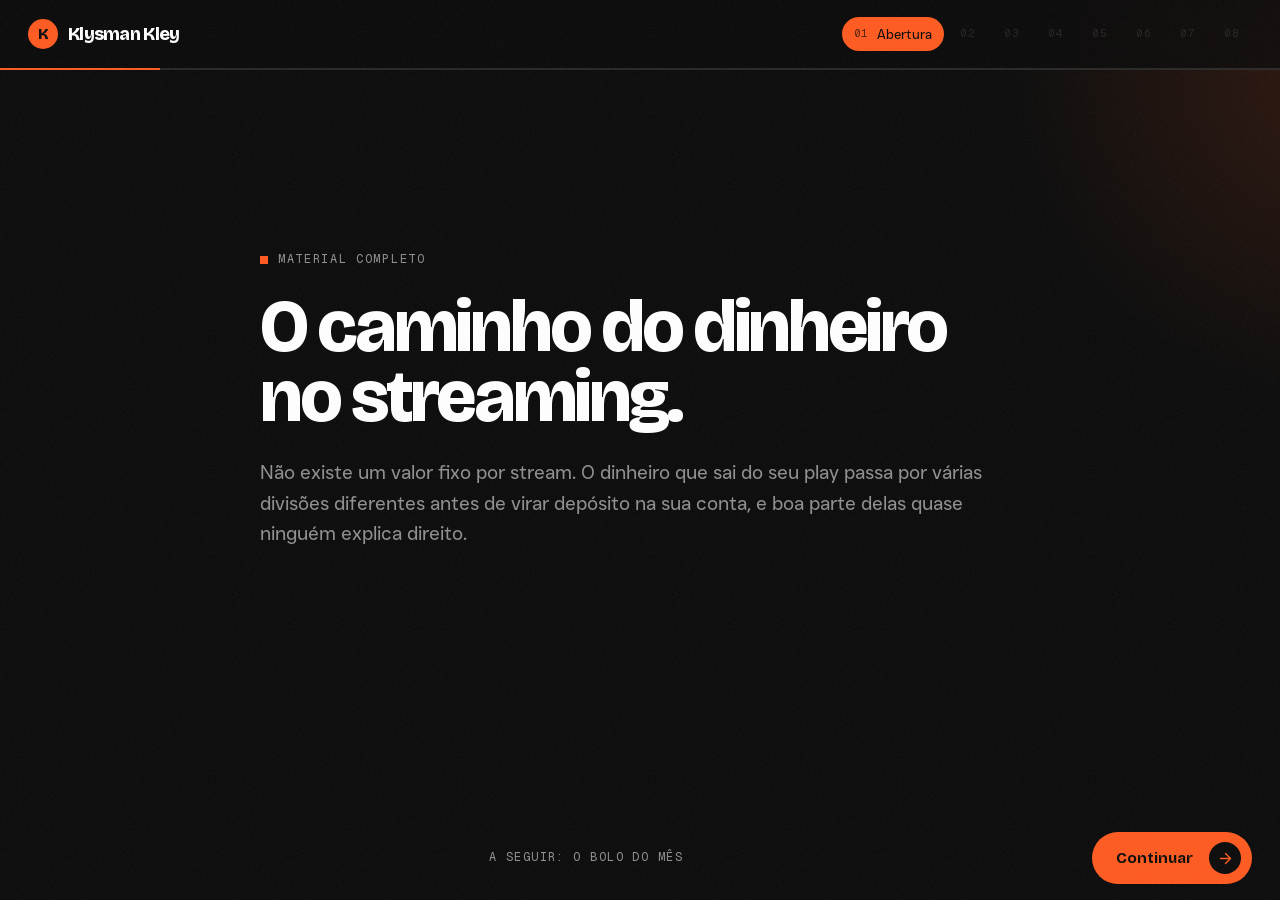
<file: caminho-dinheiro-streaming/index.html>
<!doctype html>
<html lang="pt-BR">
<head>
  <meta charset="utf-8">
  <meta name="viewport" content="width=device-width, initial-scale=1, viewport-fit=cover">
  <title>O caminho do dinheiro no streaming · Klysman Kley</title>
  <meta name="description" content="Do play até a sua conta: o caminho real do dinheiro no streaming, em 5 passos, por kapotalk.">
  <link rel="canonical" href="https://conteudos.kapota.com.br/caminho-dinheiro-streaming/">
  <meta property="og:type" content="article">
  <meta property="og:title" content="O caminho do dinheiro no streaming">
  <meta property="og:description" content="Do play até a sua conta: o caminho real do dinheiro no streaming, em 5 passos, por kapotalk.">
  <meta property="og:url" content="https://conteudos.kapota.com.br/caminho-dinheiro-streaming/">
  <meta property="og:image" content="https://kapota.com.br/assets/og-image.jpg">
  <meta property="og:locale" content="pt_BR">
  <meta property="og:site_name" content="Klysman Kley">
  <meta name="theme-color" content="#0a0a0a">
  <link rel="icon" href="data:image/svg+xml,%3Csvg xmlns=%22http://www.w3.org/2000/svg%22 viewBox=%220 0 64 64%22%3E%3Ccircle cx=%2232%22 cy=%2232%22 r=%2232%22 fill=%22%23FF5A1F%22/%3E%3Ctext x=%2232%22 y=%2244%22 font-family=%22Arial Black,Arial%22 font-weight=%22900%22 font-size=%2234%22 text-anchor=%22middle%22 fill=%22%230A0A0A%22%3EK%3C/text%3E%3C/svg%3E">
  <link rel="preload" href="/assets/fonts/bricolage-grotesque-var.woff2" as="font" type="font/woff2" crossorigin>
  <link rel="stylesheet" href="/assets/tokens.css">
  <link rel="stylesheet" href="/assets/kapota.css">
  <link rel="stylesheet" href="/assets/material.css">
</head>
<body class="kp-grao mt">
<div class="app">
  <div class="mt-brilho" aria-hidden="true"></div>

  <header>
    <div class="header-row">
      <a class="kp-marca" href="https://kapota.com.br/" aria-label="Klysman Kley, ir pro site">
        <span class="kp-marca__simbolo" aria-hidden="true">K</span>
        <span>Klysman Kley</span>
      </a>
      <nav class="steps" id="stepsNav" aria-label="Etapas do material"></nav>
      <div class="step-mobile" aria-live="polite">
        <div class="count" id="mobCount">1 de 8</div>
        <div class="label" id="mobLabel">Abertura</div>
      </div>
    </div>
    <div class="progress-track"><div class="progress-fill" id="progressFill"></div></div>
  </header>

  <main class="scroller" id="scroller">
<!-- ETAPAS:INICIO (cada <section class="step"> é uma tela; data-title vira o nome da etapa) -->

    <!-- 1. Abertura -->
    <section class="step step-center" data-title="Abertura">
      <div class="wrap">
        <div class="eyebrow">Material completo</div>
        <h1>O caminho do dinheiro no streaming.</h1>
        <p class="lede">Não existe um valor fixo por stream. O dinheiro que sai do seu play passa por várias divisões diferentes antes de virar depósito na sua conta, e boa parte delas quase ninguém explica direito.</p>
<!-- CADASTRO:INICIO (tela de entrada: o Worker do conteudos mostra só pra quem ainda não se cadastrou naquele aparelho; no mock, abra com ?trancado) -->
        <form class="mt-cadastro" data-mt-cadastro novalidate hidden>
          <p class="mt-cadastro__titulo">Material gratuito. Deixa seu contato pra liberar.</p>
          <div class="mt-cadastro__campos">
            <label class="mt-campo"><span>Nome</span><input name="nome" autocomplete="name" maxlength="80" placeholder="Seu nome" required></label>
            <label class="mt-campo"><span>Email</span><input name="email" type="email" autocomplete="email" inputmode="email" maxlength="200" placeholder="voce@email.com" required></label>
            <label class="mt-campo"><span>WhatsApp</span><input name="whatsapp" type="tel" autocomplete="tel-national" inputmode="tel" maxlength="20" placeholder="(83) 99999-9999" required></label>
          </div>
          <label class="mt-check"><input type="checkbox" name="newsletter"><span>Quero receber no email o resumo da semana da Leitura de Mercado.</span></label>
          <div class="mt-mel" aria-hidden="true"><label>Site <input name="site" tabindex="-1" autocomplete="off"></label></div>
          <button class="kp-btn" type="submit">
            <span class="kp-btn__texto"><span>Liberar o material</span><span aria-hidden="true">Liberar o material</span></span>
            <span class="kp-btn__seta" aria-hidden="true"><svg viewBox="0 0 14 14" fill="none"><path d="M1 7h12M8 2l5 5-5 5" stroke="currentColor" stroke-width="1.6"/></svg></span>
          </button>
          <p class="mt-cadastro__erro" role="alert" data-mt-erro></p>
          <p class="mt-cadastro__lgpd">Ao liberar o material, você autoriza o Klysman Kley a guardar seu nome, email e WhatsApp pra te mandar este e outros conteúdos. Seus dados não são vendidos nem passados pra ninguém. Pra sair da lista ou apagar seus dados, é só pedir pelo <a href="https://kapota.com.br/#contato">kapota.com.br</a>.</p>
        </form>
<!-- CADASTRO:FIM -->
      </div>
    </section>

    <!-- 2. Passo 1 -->
    <section class="step" data-title="O bolo do mês">
      <div class="wrap">
        <div class="eyebrow">Passo 1</div>
        <h2>Spotify e Apple Music dividem um bolo, não pagam por play</h2>
        <p class="lede">O modelo se chama pro-rata, e é o motivo pelo qual ninguém sabe quanto vale um stream até o mês inteiro fechar.</p>
        <div class="card">
          <div class="card-label">Como funciona</div>
          <h3>Toda receita do mês, num pote só</h3>
          <p>A plataforma junta toda a receita de assinatura e anúncio daquele mês, naquele país, e forma um "bolo" único. Depois divide esse valor proporcional à fatia de streams que cada detentor de direito teve dentro do total.</p>
        </div>
        <div class="card">
          <div class="card-label">Por isso</div>
          <h3>O valor do play muda o tempo todo</h3>
          <p>Não é um valor fixo por reprodução. O quanto vale um stream seu depende de quantos streams totais aconteceram naquele mês e país, e da fatia de receita disponível naquele bolo.</p>
        </div>
      </div>
    </section>

    <!-- 3. Passo 2 -->
    <section class="step" data-title="YouTube é diferente">
      <div class="wrap">
        <div class="eyebrow">Passo 2</div>
        <h2>O YouTube não segue essa mesma lógica</h2>
        <p class="lede">A maior parte do dinheiro de música no YouTube não vem de assinatura, vem de anúncio, via Content ID.</p>
        <div class="grid-2">
          <div class="card">
            <div class="card-label">Divisão padrão</div>
            <h3>~55% / ~45%</h3>
            <p>Cerca de 55% da receita de anúncio vai pros criadores e detentores de direito combinados, e a plataforma retém em torno de 45%.</p>
          </div>
          <div class="card">
            <div class="card-label">Dentro dos 55%</div>
            <h3>Ainda se divide de novo</h3>
            <p>Quem subiu o vídeo e quem é dono da música (gravação e composição) dividem essa fatia entre si, conforme o reconhecimento do Content ID.</p>
          </div>
        </div>
      </div>
    </section>

    <!-- 4. Passo 3 -->
    <section class="step" data-title="Dois direitos">
      <div class="wrap">
        <div class="eyebrow">Passo 3</div>
        <h2>O dinheiro nunca é um pote só, mesmo dentro da mesma música</h2>
        <p class="lede">Existem pelo menos dois direitos diferentes envolvidos em toda gravação, e cada um segue pro seu próprio caminho.</p>
        <div class="grid-2">
          <div class="card">
            <div class="card-label">Direito conexo</div>
            <h3>Gravação (fonograma)</h3>
            <p>Cai pro artista, selo ou distribuidora. Normalmente é a fatia maior.</p>
          </div>
          <div class="card">
            <div class="card-label">Direito autoral</div>
            <h3>Composição (obra)</h3>
            <p>Cai pro compositor e pra editora. Fatia menor, mesmo quando é a mesma pessoa que canta e compõe.</p>
          </div>
        </div>
      </div>
    </section>

    <!-- 5. Passo 4 -->
    <section class="step" data-title="O terceiro pote">
      <div class="wrap">
        <div class="eyebrow">Passo 4</div>
        <h2>No Brasil, ainda tem um terceiro pote que quase ninguém menciona</h2>
        <div class="card">
          <div class="card-label">Decisão de 2017</div>
          <h3>Streaming também é execução pública</h3>
          <p>O Superior Tribunal de Justiça decidiu que streaming sob demanda conta como execução pública. Isso abriu caminho pro ECAD cobrar diretamente das plataformas.</p>
        </div>
        <div class="card">
          <div class="card-label">Na prática</div>
          <h3>Uma fatia própria, separada do selo e do compositor</h3>
          <p>O ECAD cobra cerca de 3% da receita bruta de Spotify e Apple Music por causa dessa decisão. É um fluxo à parte do que já vai pro selo e pro compositor.</p>
        </div>
      </div>
    </section>

    <!-- 6. Passo 5 -->
    <section class="step" data-title="Distribuidora e prazo">
      <div class="wrap">
        <div class="eyebrow">Passo 5</div>
        <h2>Depois de tudo dividido, o dinheiro ainda passa por mais uma etapa</h2>
        <div class="card">
          <div class="card-label">Intermediário</div>
          <h3>A distribuidora desconta a própria taxa</h3>
          <p>O pagamento não vai direto da plataforma pro artista. Passa pela distribuidora (ou selo/gravadora), que desconta sua taxa antes de repassar o valor final.</p>
        </div>
        <div class="card">
          <div class="card-label">Prazo real</div>
          <h3>De 2 a 3 meses até cair na conta</h3>
          <p>O reporte da plataforma pra distribuidora leva de 45 a 60 dias, e o processamento/repasse consome o tempo restante. O play de hoje só vira dinheiro de verdade meses depois.</p>
        </div>
      </div>
    </section>

    <!-- 7. Na prática -->
    <section class="step" data-title="Na prática">
      <div class="wrap">
        <div class="eyebrow">5 pontos</div>
        <h2>Resumindo,<br>o caminho completo do play até a conta</h2>
        <div style="margin-top:8px;">
          <div class="tip">
            <div class="num">01</div>
            <div><h4>O bolo do mês (pro-rata)</h4><p>Spotify e Apple Music juntam a receita do mês e dividem proporcional à fatia de streams de cada um.</p></div>
          </div>
          <div class="tip">
            <div class="num">02</div>
            <div><h4>YouTube segue outra lógica</h4><p>Receita de anúncio via Content ID, dividida cerca de 55%/45% entre detentores de direito e a plataforma.</p></div>
          </div>
          <div class="tip">
            <div class="num">03</div>
            <div><h4>Dois direitos, dois caminhos</h4><p>Gravação (direito conexo) e composição (direito autoral) seguem fluxos separados, mesmo na mesma música.</p></div>
          </div>
          <div class="tip">
            <div class="num">04</div>
            <div><h4>O terceiro pote do ECAD</h4><p>No Brasil, cerca de 3% da receita bruta das plataformas vai direto pro ECAD, desde a decisão do STJ de 2017.</p></div>
          </div>
          <div class="tip">
            <div class="num">05</div>
            <div><h4>Distribuidora e prazo</h4><p>Desconto da taxa da distribuidora + de 2 a 3 meses de prazo real até o valor aparecer na sua conta.</p></div>
          </div>
        </div>
      </div>
    </section>

    <!-- 8. Fechamento -->
    <section class="step step-center" data-title="Fechamento">
      <div class="wrap closing">
        <div class="eyebrow">Fim do material</div>
        <h2>Continua me acompanhando nas redes sociais</h2>
        <p class="lede">Tem mais assunto como esse por aí. Bora continuar por lá.</p>
        <div class="mt-acoes">
          <a class="kp-btn" href="https://instagram.com/kapotalk" target="_blank" rel="noopener">
            <span class="kp-btn__texto"><span>Seguir @kapotalk</span><span aria-hidden="true">Seguir @kapotalk</span></span>
            <span class="kp-btn__seta" aria-hidden="true"><svg viewBox="0 0 14 14" fill="none"><path d="M1 7h12M8 2l5 5-5 5" stroke="currentColor" stroke-width="1.6"/></svg></span>
          </a>
          <a class="kp-btn kp-btn--fantasma" href="https://kapota.com.br/blog/">
            <span class="kp-btn__texto"><span>Ler os artigos</span><span aria-hidden="true">Ler os artigos</span></span>
            <span class="kp-btn__seta" aria-hidden="true"><svg viewBox="0 0 14 14" fill="none"><path d="M1 7h12M8 2l5 5-5 5" stroke="currentColor" stroke-width="1.6"/></svg></span>
          </a>
        </div>
      </div>
    </section>
<!-- ETAPAS:FIM -->
  </main>

  <div class="footer-bar">
    <div class="footer-fade"></div>
    <div class="footer-row">
      <button class="btn-back" id="btnBack" type="button" aria-label="Voltar">
        <svg class="icon" viewBox="0 0 24 24" fill="none" stroke="currentColor" stroke-width="2" stroke-linecap="round" stroke-linejoin="round" aria-hidden="true"><path d="m12 19-7-7 7-7"/><path d="M19 12H5"/></svg>
      </button>
      <span class="footer-mid" id="footerMid"></span>
      <button class="btn-next" id="btnNext" type="button">
        <span id="btnNextLabel">Continuar</span>
        <span class="mt-seta" aria-hidden="true"><svg class="icon" viewBox="0 0 24 24" fill="none" stroke="currentColor" stroke-width="2" stroke-linecap="round" stroke-linejoin="round"><path d="M5 12h14"/><path d="m12 5 7 7-7 7"/></svg></span>
      </button>
    </div>
  </div>
</div>

<script src="/assets/material.js"></script>
</body>
</html>
</file>
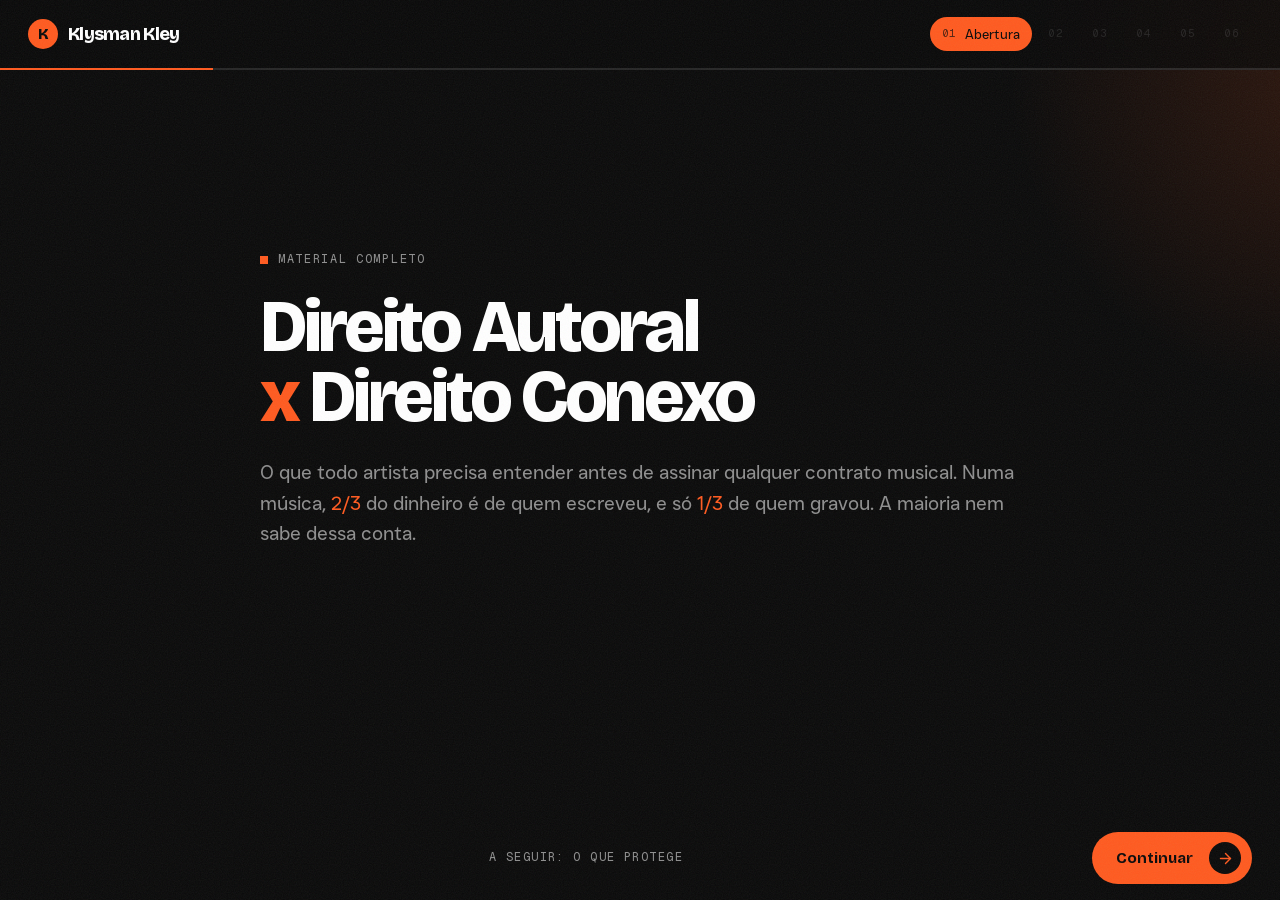
<file: direito-autoral-conexo/index.html>
<!doctype html>
<html lang="pt-BR">
<head>
  <meta charset="utf-8">
  <meta name="viewport" content="width=device-width, initial-scale=1, viewport-fit=cover">
  <title>Direito Autoral x Direito Conexo · Klysman Kley</title>
  <meta name="description" content="O material completo: direito autoral x direito conexo na música, por kapotalk.">
  <link rel="canonical" href="https://conteudos.kapota.com.br/direito-autoral-conexo/">
  <meta property="og:type" content="article">
  <meta property="og:title" content="Direito Autoral x Direito Conexo">
  <meta property="og:description" content="O material completo: direito autoral x direito conexo na música, por kapotalk.">
  <meta property="og:url" content="https://conteudos.kapota.com.br/direito-autoral-conexo/">
  <meta property="og:image" content="https://kapota.com.br/assets/og-image.jpg">
  <meta property="og:locale" content="pt_BR">
  <meta property="og:site_name" content="Klysman Kley">
  <meta name="theme-color" content="#0a0a0a">
  <link rel="icon" href="data:image/svg+xml,%3Csvg xmlns=%22http://www.w3.org/2000/svg%22 viewBox=%220 0 64 64%22%3E%3Ccircle cx=%2232%22 cy=%2232%22 r=%2232%22 fill=%22%23FF5A1F%22/%3E%3Ctext x=%2232%22 y=%2244%22 font-family=%22Arial Black,Arial%22 font-weight=%22900%22 font-size=%2234%22 text-anchor=%22middle%22 fill=%22%230A0A0A%22%3EK%3C/text%3E%3C/svg%3E">
  <link rel="preload" href="/assets/fonts/bricolage-grotesque-var.woff2" as="font" type="font/woff2" crossorigin>
  <link rel="stylesheet" href="/assets/tokens.css">
  <link rel="stylesheet" href="/assets/kapota.css">
  <link rel="stylesheet" href="/assets/material.css">
</head>
<body class="kp-grao mt">
<div class="app">
  <div class="mt-brilho" aria-hidden="true"></div>

  <header>
    <div class="header-row">
      <a class="kp-marca" href="https://kapota.com.br/" aria-label="Klysman Kley, ir pro site">
        <span class="kp-marca__simbolo" aria-hidden="true">K</span>
        <span>Klysman Kley</span>
      </a>
      <nav class="steps" id="stepsNav" aria-label="Etapas do material"></nav>
      <div class="step-mobile" aria-live="polite">
        <div class="count" id="mobCount">1 de 6</div>
        <div class="label" id="mobLabel">Abertura</div>
      </div>
    </div>
    <div class="progress-track"><div class="progress-fill" id="progressFill"></div></div>
  </header>

  <main class="scroller" id="scroller">
<!-- ETAPAS:INICIO (cada <section class="step"> é uma tela; data-title vira o nome da etapa) -->

    <!-- 1. Abertura -->
    <section class="step step-center" data-title="Abertura">
      <div class="wrap">
        <div class="eyebrow">Material completo</div>
        <h1>Direito Autoral<br><span class="accent">x</span> Direito Conexo</h1>
        <p class="lede">O que todo artista precisa entender antes de assinar qualquer contrato musical. Numa música, <span class="accent">2/3</span> do dinheiro é de quem escreveu, e só <span class="accent">1/3</span> de quem gravou. A maioria nem sabe dessa conta.</p>
<!-- CADASTRO:INICIO (tela de entrada: o Worker do conteudos mostra só pra quem ainda não se cadastrou naquele aparelho; no mock, abra com ?trancado) -->
        <form class="mt-cadastro" data-mt-cadastro novalidate hidden>
          <p class="mt-cadastro__titulo">Material gratuito. Deixa seu contato pra liberar.</p>
          <div class="mt-cadastro__campos">
            <label class="mt-campo"><span>Nome</span><input name="nome" autocomplete="name" maxlength="80" placeholder="Seu nome" required></label>
            <label class="mt-campo"><span>Email</span><input name="email" type="email" autocomplete="email" inputmode="email" maxlength="200" placeholder="voce@email.com" required></label>
            <label class="mt-campo"><span>WhatsApp</span><input name="whatsapp" type="tel" autocomplete="tel-national" inputmode="tel" maxlength="20" placeholder="(83) 99999-9999" required></label>
          </div>
          <label class="mt-check"><input type="checkbox" name="newsletter"><span>Quero receber no email o resumo da semana da Leitura de Mercado.</span></label>
          <div class="mt-mel" aria-hidden="true"><label>Site <input name="site" tabindex="-1" autocomplete="off"></label></div>
          <button class="kp-btn" type="submit">
            <span class="kp-btn__texto"><span>Liberar o material</span><span aria-hidden="true">Liberar o material</span></span>
            <span class="kp-btn__seta" aria-hidden="true"><svg viewBox="0 0 14 14" fill="none"><path d="M1 7h12M8 2l5 5-5 5" stroke="currentColor" stroke-width="1.6"/></svg></span>
          </button>
          <p class="mt-cadastro__erro" role="alert" data-mt-erro></p>
          <p class="mt-cadastro__lgpd">Ao liberar o material, você autoriza o Klysman Kley a guardar seu nome, email e WhatsApp pra te mandar este e outros conteúdos. Seus dados não são vendidos nem passados pra ninguém. Pra sair da lista ou apagar seus dados, é só pedir pelo <a href="https://kapota.com.br/#contato">kapota.com.br</a>.</p>
        </form>
<!-- CADASTRO:FIM -->
      </div>
    </section>

    <!-- 2. O que cada direito protege -->
    <section class="step" data-title="O que protege">
      <div class="wrap">
        <div class="eyebrow">Duas coisas diferentes, numa música só</div>
        <h2>O que cada direito protege</h2>
        <p class="lede">Existem dois direitos diferentes dentro de uma mesma música, com donos diferentes. É essa diferença que define quem recebe o quê.</p>
        <div class="grid-2">
          <div class="card">
            <div class="card-label">Direito autoral</div>
            <h3>A composição</h3>
            <p>Protege a música em si, antes de virar gravação: a letra e a melodia, a ideia original de quem escreveu.</p>
            <div class="owners"><b>De quem é:</b> compositores, letristas e, quando há contrato, das editoras musicais.</div>
          </div>
          <div class="card">
            <div class="card-label">Direito conexo</div>
            <h3>O fonograma</h3>
            <p>Protege a gravação daquela composição: o jeito que ela foi fixada e lançada ao público.</p>
            <div class="owners"><b>De quem é:</b> intérpretes, músicos executantes e produtoras fonográficas.</div>
          </div>
        </div>
      </div>
    </section>

    <!-- 3. De onde vem o dinheiro -->
    <section class="step" data-title="O dinheiro">
      <div class="wrap">
        <div class="eyebrow">ECAD</div>
        <h2>De onde vem o dinheiro</h2>
        <p class="lede">O ECAD arrecada em 15 segmentos diferentes: rádio, TV aberta, streaming, casas de show, música ao vivo, e todo tipo de comércio que toca música no dia a dia, como bares, hotéis, academias e consultórios.</p>

        <div class="bar-block">
          <div class="bar-title">Como esse valor se divide</div>
          <div class="bar">
            <div class="b1" style="width:85%;">85% titulares</div>
            <div class="b2" style="width:15%; font-size:12.5px;">5% + 10%</div>
          </div>
          <p class="bar-caption">Do total arrecadado, 85% vai direto pros titulares (quem compôs, gravou, interpretou), 5% fica com as associações pra cobrir a operação delas, e 10% fica com o próprio ECAD.</p>
        </div>

        <div class="bar-block">
          <div class="bar-title">E dentro da fatia dos titulares</div>
          <div class="bar">
            <div class="b1" style="width:66.6%;">2/3 · obra</div>
            <div class="b2" style="width:33.4%;">1/3 · fonograma</div>
          </div>
          <p class="bar-caption">Dois terços vão pra obra, que é o direito autoral, e um terço vai pro fonograma, que é o direito conexo.</p>
          <div class="bar-source">Fonte: ABRAMUS / ECAD</div>
        </div>
      </div>
    </section>

    <!-- 4. Quem administra -->
    <section class="step" data-title="Quem administra">
      <div class="wrap">
        <div class="eyebrow">As 7 associações</div>
        <h2>Quem administra o ECAD</h2>
        <p class="lede">O ECAD arrecada, mas quem representa cada categoria de titular são 7 associações de gestão coletiva. É nelas que você se associa pra registrar suas obras e efetivamente receber o que é seu.</p>
        <div class="chips">
          <div class="chip">ABRAMUS</div>
          <div class="chip">AMAR</div>
          <div class="chip">ASSIM</div>
          <div class="chip">SBACEM</div>
          <div class="chip">SICAM</div>
          <div class="chip">SOCINPRO</div>
          <div class="chip">UBC</div>
        </div>
        <div class="bar-source">Fonte: ECAD</div>

        <div class="card" style="margin-top:32px;">
          <div class="card-label">Você conhece a Music Copyright</div>
          <p>Para quem não sabe, dentro do <b>Grupo ALKA</b> temos uma empresa chamada <b>Music Copyright</b>, que é a camada jurídica e autoral do ecossistema. Ela cuida da gestão fonográfica e dos direitos, controle de ISRCs, controle de royalties, claims e monetização de uso indevido, acordos fonográficos, revisão de contratos e validação autoral de repertório. Também administra editoras, cuidando do registro e proteção de obras, administração de catálogos e coleta de direitos autorais.</p>
          <p style="margin-top:14px;">É dentro desse dia a dia que vêm os pontos a seguir, os que mais pesam na prática pra quem caminha dos dois lados, o artístico e o autoral.</p>
        </div>
      </div>
    </section>

    <!-- 5. Na prática -->
    <section class="step" data-title="Na prática">
      <div class="wrap">
        <div class="eyebrow">5 pontos</div>
        <h2>Na prática,<br>o que muda pra você</h2>
        <div style="margin-top:8px;">
          <div class="tip">
            <div class="num">01</div>
            <div><h4>Interpretar não é compor</h4><p>Cantar uma música que não é sua te dá direito conexo, não autoral. Você recebe pela gravação, não pela composição.</p></div>
          </div>
          <div class="tip">
            <div class="num">02</div>
            <div><h4>Compor e gravar acumula os dois</h4><p>Se você faz as duas coisas, você recebe tanto pela obra quanto pelo fonograma. Entender essa soma muda quanto cai no seu bolso.</p></div>
          </div>
          <div class="tip">
            <div class="num">03</div>
            <div><h4>Associação certa, dinheiro certo</h4><p>Registrar sua obra numa das 7 associações é o que garante que a arrecadação do ECAD chegue até você.</p></div>
          </div>
          <div class="tip">
            <div class="num">04</div>
            <div><h4>Cuidado com contrato de edição</h4><p>É ali que se cede parte do direito autoral pra uma editora. Ler com atenção antes de assinar evita abrir mão de mais do que devia.</p></div>
          </div>
          <div class="tip">
            <div class="num">05</div>
            <div><h4>O erro mais comum</h4><p>Muito artista negocia sem separar esses dois direitos, e acaba deixando dinheiro na mesa sem perceber.</p></div>
          </div>
        </div>
      </div>
    </section>

    <!-- 6. Fechamento -->
    <section class="step step-center" data-title="Fechamento">
      <div class="wrap closing">
        <div class="eyebrow">Fim do material</div>
        <h2>Continua me acompanhando nas redes sociais</h2>
        <p class="lede">Tem mais assunto como esse por aí. Bora continuar por lá.</p>
        <div class="mt-acoes">
          <a class="kp-btn" href="https://instagram.com/kapotalk" target="_blank" rel="noopener">
            <span class="kp-btn__texto"><span>Seguir @kapotalk</span><span aria-hidden="true">Seguir @kapotalk</span></span>
            <span class="kp-btn__seta" aria-hidden="true"><svg viewBox="0 0 14 14" fill="none"><path d="M1 7h12M8 2l5 5-5 5" stroke="currentColor" stroke-width="1.6"/></svg></span>
          </a>
          <a class="kp-btn kp-btn--fantasma" href="https://kapota.com.br/blog/">
            <span class="kp-btn__texto"><span>Ler os artigos</span><span aria-hidden="true">Ler os artigos</span></span>
            <span class="kp-btn__seta" aria-hidden="true"><svg viewBox="0 0 14 14" fill="none"><path d="M1 7h12M8 2l5 5-5 5" stroke="currentColor" stroke-width="1.6"/></svg></span>
          </a>
        </div>
      </div>
    </section>
<!-- ETAPAS:FIM -->
  </main>

  <div class="footer-bar">
    <div class="footer-fade"></div>
    <div class="footer-row">
      <button class="btn-back" id="btnBack" type="button" aria-label="Voltar">
        <svg class="icon" viewBox="0 0 24 24" fill="none" stroke="currentColor" stroke-width="2" stroke-linecap="round" stroke-linejoin="round" aria-hidden="true"><path d="m12 19-7-7 7-7"/><path d="M19 12H5"/></svg>
      </button>
      <span class="footer-mid" id="footerMid"></span>
      <button class="btn-next" id="btnNext" type="button">
        <span id="btnNextLabel">Continuar</span>
        <span class="mt-seta" aria-hidden="true"><svg class="icon" viewBox="0 0 24 24" fill="none" stroke="currentColor" stroke-width="2" stroke-linecap="round" stroke-linejoin="round"><path d="M5 12h14"/><path d="m12 5 7 7-7 7"/></svg></span>
      </button>
    </div>
  </div>
</div>

<script src="/assets/material.js"></script>
</body>
</html>
</file>
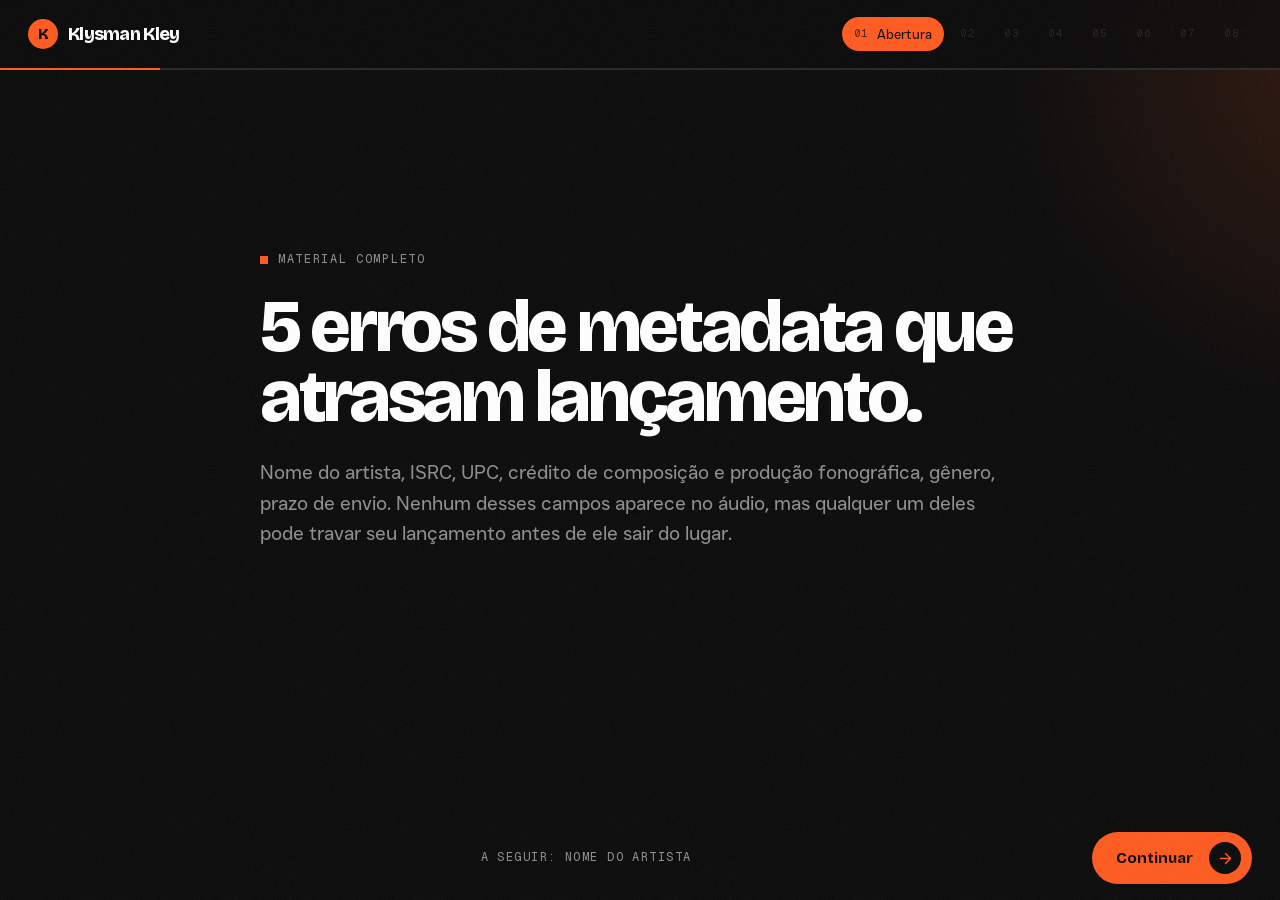
<file: erros-metadata-lancamento/index.html>
<!doctype html>
<html lang="pt-BR">
<head>
  <meta charset="utf-8">
  <meta name="viewport" content="width=device-width, initial-scale=1, viewport-fit=cover">
  <title>5 erros de metadata que atrasam lançamento · Klysman Kley</title>
  <meta name="description" content="Nome do artista, ISRC, UPC, créditos, gênero e prazo: o material completo sobre os 5 erros de metadata que mais atrasam um lançamento musical, por kapotalk.">
  <link rel="canonical" href="https://conteudos.kapota.com.br/erros-metadata-lancamento/">
  <meta property="og:type" content="article">
  <meta property="og:title" content="5 erros de metadata que atrasam lançamento">
  <meta property="og:description" content="Nome do artista, ISRC, UPC, créditos, gênero e prazo: o material completo sobre os 5 erros de metadata que mais atrasam um lançamento musical, por kapotalk.">
  <meta property="og:url" content="https://conteudos.kapota.com.br/erros-metadata-lancamento/">
  <meta property="og:image" content="https://kapota.com.br/assets/og-image.jpg">
  <meta property="og:locale" content="pt_BR">
  <meta property="og:site_name" content="Klysman Kley">
  <meta name="theme-color" content="#0a0a0a">
  <link rel="icon" href="data:image/svg+xml,%3Csvg xmlns=%22http://www.w3.org/2000/svg%22 viewBox=%220 0 64 64%22%3E%3Ccircle cx=%2232%22 cy=%2232%22 r=%2232%22 fill=%22%23FF5A1F%22/%3E%3Ctext x=%2232%22 y=%2244%22 font-family=%22Arial Black,Arial%22 font-weight=%22900%22 font-size=%2234%22 text-anchor=%22middle%22 fill=%22%230A0A0A%22%3EK%3C/text%3E%3C/svg%3E">
  <link rel="preload" href="/assets/fonts/bricolage-grotesque-var.woff2" as="font" type="font/woff2" crossorigin>
  <link rel="stylesheet" href="/assets/tokens.css">
  <link rel="stylesheet" href="/assets/kapota.css">
  <link rel="stylesheet" href="/assets/material.css">
</head>
<body class="kp-grao mt">
<div class="app">
  <div class="mt-brilho" aria-hidden="true"></div>

  <header>
    <div class="header-row">
      <a class="kp-marca" href="https://kapota.com.br/" aria-label="Klysman Kley, ir pro site">
        <span class="kp-marca__simbolo" aria-hidden="true">K</span>
        <span>Klysman Kley</span>
      </a>
      <nav class="steps" id="stepsNav" aria-label="Etapas do material"></nav>
      <div class="step-mobile" aria-live="polite">
        <div class="count" id="mobCount">1 de 8</div>
        <div class="label" id="mobLabel">Abertura</div>
      </div>
    </div>
    <div class="progress-track"><div class="progress-fill" id="progressFill"></div></div>
  </header>

  <main class="scroller" id="scroller">
<!-- ETAPAS:INICIO (cada <section class="step"> é uma tela; data-title vira o nome da etapa) -->

    <!-- 1. Abertura -->
    <section class="step step-center" data-title="Abertura">
      <div class="wrap">
        <div class="eyebrow">Material completo</div>
        <h1>5 erros de metadata que atrasam lançamento.</h1>
        <p class="lede">Nome do artista, ISRC, UPC, crédito de composição e produção fonográfica, gênero, prazo de envio. Nenhum desses campos aparece no áudio, mas qualquer um deles pode travar seu lançamento antes de ele sair do lugar.</p>
<!-- CADASTRO:INICIO (tela de entrada: o Worker do conteudos mostra só pra quem ainda não se cadastrou naquele aparelho; no mock, abra com ?trancado) -->
        <form class="mt-cadastro" data-mt-cadastro novalidate hidden>
          <p class="mt-cadastro__titulo">Material gratuito. Deixa seu contato pra liberar.</p>
          <div class="mt-cadastro__campos">
            <label class="mt-campo"><span>Nome</span><input name="nome" autocomplete="name" maxlength="80" placeholder="Seu nome" required></label>
            <label class="mt-campo"><span>Email</span><input name="email" type="email" autocomplete="email" inputmode="email" maxlength="200" placeholder="voce@email.com" required></label>
            <label class="mt-campo"><span>WhatsApp</span><input name="whatsapp" type="tel" autocomplete="tel-national" inputmode="tel" maxlength="20" placeholder="(83) 99999-9999" required></label>
          </div>
          <label class="mt-check"><input type="checkbox" name="newsletter"><span>Quero receber no email o resumo da semana da Leitura de Mercado.</span></label>
          <div class="mt-mel" aria-hidden="true"><label>Site <input name="site" tabindex="-1" autocomplete="off"></label></div>
          <button class="kp-btn" type="submit">
            <span class="kp-btn__texto"><span>Liberar o material</span><span aria-hidden="true">Liberar o material</span></span>
            <span class="kp-btn__seta" aria-hidden="true"><svg viewBox="0 0 14 14" fill="none"><path d="M1 7h12M8 2l5 5-5 5" stroke="currentColor" stroke-width="1.6"/></svg></span>
          </button>
          <p class="mt-cadastro__erro" role="alert" data-mt-erro></p>
          <p class="mt-cadastro__lgpd">Ao liberar o material, você autoriza o Klysman Kley a guardar seu nome, email e WhatsApp pra te mandar este e outros conteúdos. Seus dados não são vendidos nem passados pra ninguém. Pra sair da lista ou apagar seus dados, é só pedir pelo <a href="https://kapota.com.br/#contato">kapota.com.br</a>.</p>
        </form>
<!-- CADASTRO:FIM -->
      </div>
    </section>

    <!-- 2. Erro 1 -->
    <section class="step" data-title="Nome do artista">
      <div class="wrap">
        <div class="eyebrow">Erro 1</div>
        <h2>Nome do artista escrito diferente a cada lançamento</h2>
        <p class="lede">O Spotify e as outras plataformas usam o nome exatamente como ele chega na ficha técnica pra vincular o lançamento ao perfil certo.</p>
        <div class="card">
          <div class="card-label">O que acontece</div>
          <h3>Perfil fragmentado</h3>
          <p>Uma letra diferente, um acento a mais ou a menos, "feat." escrito de um jeito num lançamento e "ft." em outro, tudo isso pode fazer a plataforma tratar como se fosse um artista novo, em vez de somar ao perfil que já existe. O público que já te segue fica dividido em dois lugares sem saber.</p>
        </div>
        <div class="card">
          <div class="card-label">Como evitar</div>
          <h3>Nome oficial único</h3>
          <p>Definir o nome exatamente como aparece no Spotify for Artists e repetir essa mesma grafia em toda ficha de envio, sem variação nenhuma, nem no jeito de escrever "feat.".</p>
        </div>
        <div class="card">
          <div class="card-label">O que pouca gente sabe</div>
          <h3>Não é o texto que manda, é o ID</h3>
          <p>Por trás de cada nome existe um ID/URI único (o link tipo spotify.com/artist/... ou spotify:artist:...) que identifica o perfil de verdade. É esse ID que a plataforma usa pra vincular o lançamento ao artista certo, o texto do nome é só a etiqueta visível.</p>
          <div class="owners"><b>Em feat.:</b> não basta escrever o nome do artista convidado certo, é preciso informar o ID dele também. Sem o ID correto, a plataforma pode não linkar a faixa ao perfil do featuring, mesmo com o nome escrito perfeito.</div>
        </div>
      </div>
    </section>

    <!-- 3. Erro 2 -->
    <section class="step" data-title="ISRC x UPC">
      <div class="wrap">
        <div class="eyebrow">Erro 2</div>
        <h2>Confundir o código da faixa com o código do lançamento</h2>
        <p class="lede">ISRC e UPC não são a mesma coisa, mas têm o mesmo tamanho de caractere, e isso é exatamente o que faz gente trocar um campo pelo outro.</p>
        <div class="grid-2">
          <div class="card">
            <div class="card-label">Identifica a gravação</div>
            <h3>ISRC</h3>
            <p>Código único de cada gravação específica. Remix e versão ao vivo contam como gravações diferentes, cada uma com o próprio ISRC.</p>
          </div>
          <div class="card">
            <div class="card-label">Identifica o lançamento</div>
            <h3>UPC</h3>
            <p>Código do lançamento inteiro, o single, o EP ou o álbum, não de uma faixa isolada.</p>
          </div>
        </div>
        <div class="card">
          <div class="card-label">Onde mais aparece</div>
          <h3>Preenchimento manual</h3>
          <p>Distribuidoras que pedem preenchimento manual dos dois campos, sem validação automática de formato, são onde mais aparece a troca de um código pelo outro.</p>
        </div>
      </div>
    </section>

    <!-- 4. Erro 3 -->
    <section class="step" data-title="Créditos">
      <div class="wrap">
        <div class="eyebrow">Erro 3</div>
        <h2>Crédito de composição ou produção fonográfica incompleto</h2>
        <div class="card">
          <div class="card-label">O que acontece</div>
          <h3>Royalty sem dono</h3>
          <p>Quando o crédito não bate com o ISRC certo, ou fica faltando o nome de um compositor ou produtor fonográfico, o sistema de royalty não sabe pra quem mandar aquele dinheiro. Ele fica retido até alguém abrir chamado pra corrigir, às vezes meses depois.</p>
        </div>
        <div class="card">
          <div class="card-label">Como evitar</div>
          <h3>Conferência cruzada</h3>
          <p>Checar se todos os nomes de compositor, produtor fonográfico e intérprete estão exatamente como registrados nas entidades de gestão coletiva antes de enviar pra distribuidora.</p>
        </div>
      </div>
    </section>

    <!-- 5. Erro 4 -->
    <section class="step" data-title="Gênero">
      <div class="wrap">
        <div class="eyebrow">Erro 4</div>
        <h2>Classificação de gênero que não bate com a música</h2>
        <div class="card">
          <div class="card-label">Onde isso trava</div>
          <h3>Triagem editorial</h3>
          <p>A classificação de gênero direciona a triagem editorial de cada plataforma. Errar aqui pode travar sua música antes mesmo de alguém do time editorial escutar a faixa.</p>
        </div>
        <div class="card">
          <div class="card-label">O que pouca gente preenche direito</div>
          <h3>Gênero primário e secundário</h3>
          <p>A ficha técnica pede um gênero primário (o que melhor descreve a música, o que decide inclusive elegibilidade de chart) e um gênero secundário (opcional, mas que refina a descoberta em playlist e recomendação algorítmica). Preencher só o primário e deixar o secundário em branco é deixar sinal na mesa que ajudaria seu som a ser encontrado certo.</p>
        </div>
      </div>
    </section>

    <!-- 6. Erro 5 -->
    <section class="step" data-title="Prazo apertado">
      <div class="wrap">
        <div class="eyebrow">Erro 5</div>
        <h2>Mandar tudo em cima da hora</h2>
        <div class="card">
          <div class="card-label">O mais comum de todos</div>
          <h3>Sem margem pra corrigir</h3>
          <p>Quando qualquer um dos erros acima aparece perto da data de lançamento, a correção não é instantânea. Reenviar a metadata corrigida abre um novo ciclo de revisão na distribuidora e na plataforma, que costuma levar de uma a duas semanas. É aí que um erro pequeno vira atraso real.</p>
        </div>
      </div>
    </section>

    <!-- 7. Na prática -->
    <section class="step" data-title="Na prática">
      <div class="wrap">
        <div class="eyebrow">5 pontos</div>
        <h2>Na prática,<br>o que conferir antes de enviar</h2>
        <div style="margin-top:8px;">
          <div class="tip">
            <div class="num">01</div>
            <div><h4>Nome do artista idêntico, e o ID junto</h4><p>Mesma grafia, mesmo acento, mesmo jeito de escrever "feat.", em todo lançamento, e o ID/URI de cada artista informado em toda feat.</p></div>
          </div>
          <div class="tip">
            <div class="num">02</div>
            <div><h4>ISRC e UPC no campo certo</h4><p>Conferir qual código vai em qual campo antes de mandar, principalmente em envio manual.</p></div>
          </div>
          <div class="tip">
            <div class="num">03</div>
            <div><h4>Créditos batendo com o registro</h4><p>Nome de compositor e produtor fonográfico exatamente como está registrado nas entidades de gestão.</p></div>
          </div>
          <div class="tip">
            <div class="num">04</div>
            <div><h4>Gênero primário e secundário preenchidos</h4><p>Evita travar a triagem editorial e ainda ajuda a música a ser descoberta certo em playlist e recomendação.</p></div>
          </div>
          <div class="tip">
            <div class="num">05</div>
            <div><h4>Margem de segurança no prazo</h4><p>Enviar com folga suficiente pra corrigir qualquer um dos erros acima sem atrasar a data de lançamento.</p></div>
          </div>
        </div>
      </div>
    </section>

    <!-- 8. Fechamento -->
    <section class="step step-center" data-title="Fechamento">
      <div class="wrap closing">
        <div class="eyebrow">Fim do material</div>
        <h2>Continua me acompanhando nas redes sociais</h2>
        <p class="lede">Tem mais assunto como esse por aí. Bora continuar por lá.</p>
        <div class="mt-acoes">
          <a class="kp-btn" href="https://instagram.com/kapotalk" target="_blank" rel="noopener">
            <span class="kp-btn__texto"><span>Seguir @kapotalk</span><span aria-hidden="true">Seguir @kapotalk</span></span>
            <span class="kp-btn__seta" aria-hidden="true"><svg viewBox="0 0 14 14" fill="none"><path d="M1 7h12M8 2l5 5-5 5" stroke="currentColor" stroke-width="1.6"/></svg></span>
          </a>
          <a class="kp-btn kp-btn--fantasma" href="https://kapota.com.br/blog/">
            <span class="kp-btn__texto"><span>Ler os artigos</span><span aria-hidden="true">Ler os artigos</span></span>
            <span class="kp-btn__seta" aria-hidden="true"><svg viewBox="0 0 14 14" fill="none"><path d="M1 7h12M8 2l5 5-5 5" stroke="currentColor" stroke-width="1.6"/></svg></span>
          </a>
        </div>
      </div>
    </section>
<!-- ETAPAS:FIM -->
  </main>

  <div class="footer-bar">
    <div class="footer-fade"></div>
    <div class="footer-row">
      <button class="btn-back" id="btnBack" type="button" aria-label="Voltar">
        <svg class="icon" viewBox="0 0 24 24" fill="none" stroke="currentColor" stroke-width="2" stroke-linecap="round" stroke-linejoin="round" aria-hidden="true"><path d="m12 19-7-7 7-7"/><path d="M19 12H5"/></svg>
      </button>
      <span class="footer-mid" id="footerMid"></span>
      <button class="btn-next" id="btnNext" type="button">
        <span id="btnNextLabel">Continuar</span>
        <span class="mt-seta" aria-hidden="true"><svg class="icon" viewBox="0 0 24 24" fill="none" stroke="currentColor" stroke-width="2" stroke-linecap="round" stroke-linejoin="round"><path d="M5 12h14"/><path d="m12 5 7 7-7 7"/></svg></span>
      </button>
    </div>
  </div>
</div>

<script src="/assets/material.js"></script>
</body>
</html>
</file>
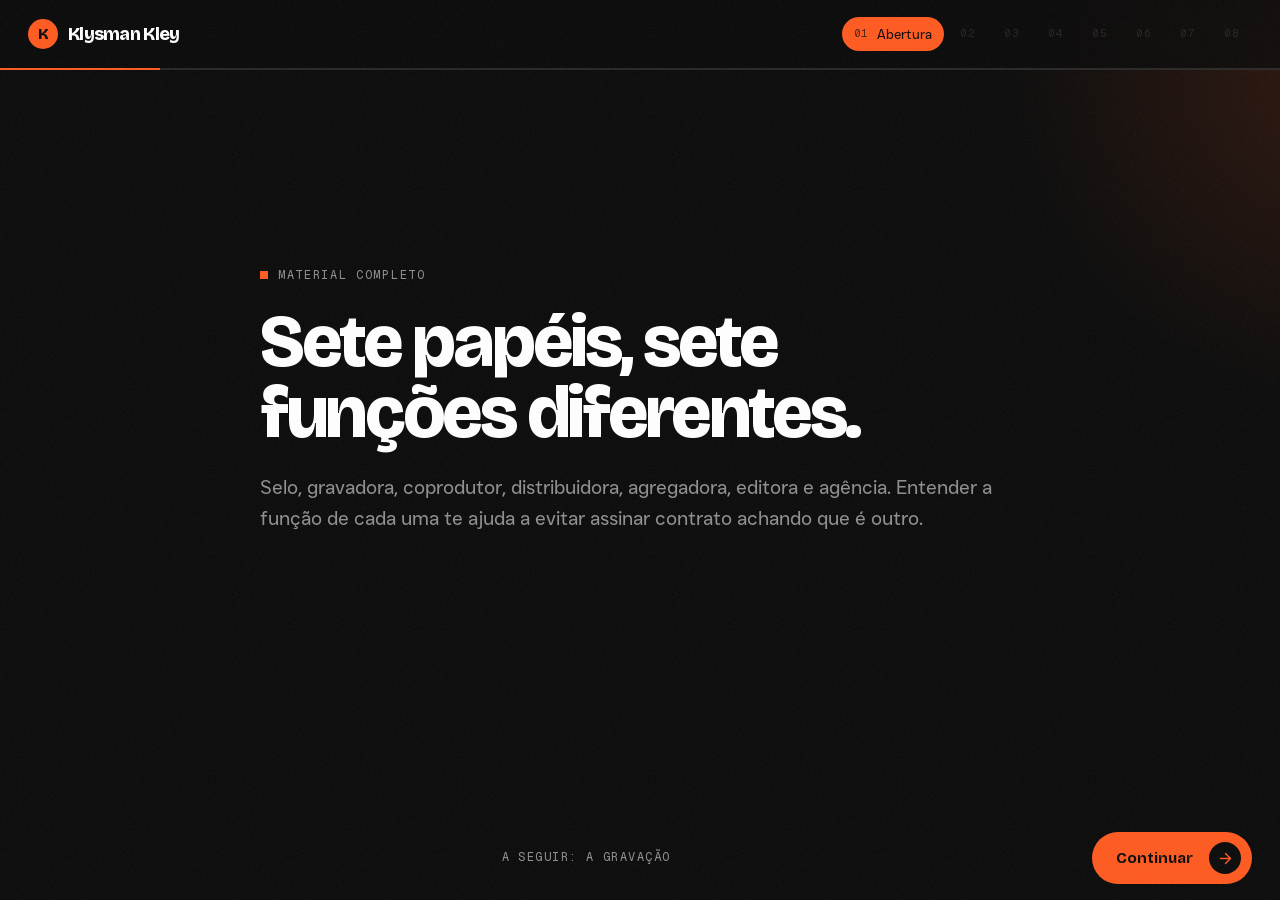
<file: selo-distribuidora-agencia/index.html>
<!doctype html>
<html lang="pt-BR">
<head>
  <meta charset="utf-8">
  <meta name="viewport" content="width=device-width, initial-scale=1, viewport-fit=cover">
  <title>Sete papéis, sete funções diferentes · Klysman Kley</title>
  <meta name="description" content="Selo, gravadora, coprodutor, distribuidora, agregadora, editora e agência: o material completo pra não assinar contrato achando que é outro, por kapotalk.">
  <link rel="canonical" href="https://conteudos.kapota.com.br/selo-distribuidora-agencia/">
  <meta property="og:type" content="article">
  <meta property="og:title" content="Sete papéis, sete funções diferentes">
  <meta property="og:description" content="Selo, gravadora, coprodutor, distribuidora, agregadora, editora e agência: o material completo pra não assinar contrato achando que é outro, por kapotalk.">
  <meta property="og:url" content="https://conteudos.kapota.com.br/selo-distribuidora-agencia/">
  <meta property="og:image" content="https://kapota.com.br/assets/og-image.jpg">
  <meta property="og:locale" content="pt_BR">
  <meta property="og:site_name" content="Klysman Kley">
  <meta name="theme-color" content="#0a0a0a">
  <link rel="icon" href="data:image/svg+xml,%3Csvg xmlns=%22http://www.w3.org/2000/svg%22 viewBox=%220 0 64 64%22%3E%3Ccircle cx=%2232%22 cy=%2232%22 r=%2232%22 fill=%22%23FF5A1F%22/%3E%3Ctext x=%2232%22 y=%2244%22 font-family=%22Arial Black,Arial%22 font-weight=%22900%22 font-size=%2234%22 text-anchor=%22middle%22 fill=%22%230A0A0A%22%3EK%3C/text%3E%3C/svg%3E">
  <link rel="preload" href="/assets/fonts/bricolage-grotesque-var.woff2" as="font" type="font/woff2" crossorigin>
  <link rel="stylesheet" href="/assets/tokens.css">
  <link rel="stylesheet" href="/assets/kapota.css">
  <link rel="stylesheet" href="/assets/material.css">
</head>
<body class="kp-grao mt">
<div class="app">
  <div class="mt-brilho" aria-hidden="true"></div>

  <header>
    <div class="header-row">
      <a class="kp-marca" href="https://kapota.com.br/" aria-label="Klysman Kley, ir pro site">
        <span class="kp-marca__simbolo" aria-hidden="true">K</span>
        <span>Klysman Kley</span>
      </a>
      <nav class="steps" id="stepsNav" aria-label="Etapas do material"></nav>
      <div class="step-mobile" aria-live="polite">
        <div class="count" id="mobCount">1 de 8</div>
        <div class="label" id="mobLabel">Abertura</div>
      </div>
    </div>
    <div class="progress-track"><div class="progress-fill" id="progressFill"></div></div>
  </header>

  <main class="scroller" id="scroller">
<!-- ETAPAS:INICIO (cada <section class="step"> é uma tela; data-title vira o nome da etapa) -->

    <!-- 1. Abertura -->
    <section class="step step-center" data-title="Abertura">
      <div class="wrap">
        <div class="eyebrow">Material completo</div>
        <h1>Sete papéis, sete funções diferentes.</h1>
        <p class="lede">Selo, gravadora, coprodutor, distribuidora, agregadora, editora e agência. Entender a função de cada uma te ajuda a evitar assinar contrato achando que é outro.</p>
<!-- CADASTRO:INICIO (tela de entrada: o Worker do conteudos mostra só pra quem ainda não se cadastrou naquele aparelho; no mock, abra com ?trancado) -->
        <form class="mt-cadastro" data-mt-cadastro novalidate hidden>
          <p class="mt-cadastro__titulo">Material gratuito. Deixa seu contato pra liberar.</p>
          <div class="mt-cadastro__campos">
            <label class="mt-campo"><span>Nome</span><input name="nome" autocomplete="name" maxlength="80" placeholder="Seu nome" required></label>
            <label class="mt-campo"><span>Email</span><input name="email" type="email" autocomplete="email" inputmode="email" maxlength="200" placeholder="voce@email.com" required></label>
            <label class="mt-campo"><span>WhatsApp</span><input name="whatsapp" type="tel" autocomplete="tel-national" inputmode="tel" maxlength="20" placeholder="(83) 99999-9999" required></label>
          </div>
          <label class="mt-check"><input type="checkbox" name="newsletter"><span>Quero receber no email o resumo da semana da Leitura de Mercado.</span></label>
          <div class="mt-mel" aria-hidden="true"><label>Site <input name="site" tabindex="-1" autocomplete="off"></label></div>
          <button class="kp-btn" type="submit">
            <span class="kp-btn__texto"><span>Liberar o material</span><span aria-hidden="true">Liberar o material</span></span>
            <span class="kp-btn__seta" aria-hidden="true"><svg viewBox="0 0 14 14" fill="none"><path d="M1 7h12M8 2l5 5-5 5" stroke="currentColor" stroke-width="1.6"/></svg></span>
          </button>
          <p class="mt-cadastro__erro" role="alert" data-mt-erro></p>
          <p class="mt-cadastro__lgpd">Ao liberar o material, você autoriza o Klysman Kley a guardar seu nome, email e WhatsApp pra te mandar este e outros conteúdos. Seus dados não são vendidos nem passados pra ninguém. Pra sair da lista ou apagar seus dados, é só pedir pelo <a href="https://kapota.com.br/#contato">kapota.com.br</a>.</p>
        </form>
<!-- CADASTRO:FIM -->
      </div>
    </section>

    <!-- 2. Quem é dono da gravação -->
    <section class="step" data-title="A gravação">
      <div class="wrap">
        <div class="eyebrow">Direito conexo</div>
        <h2>Quem é dono da gravação?</h2>
        <p class="lede">Selo, gravadora e coprodutor giram em torno da mesma coisa: o fonograma, a gravação da sua música.</p>
        <div class="card">
          <div class="card-label">Investe e participa do retorno</div>
          <h3>Selo</h3>
          <p>Investe na gravação da sua música e, em troca, fica sócio ou dono dela por um tempo, o que os advogados chamam de direito conexo. É uma troca justa quando as duas partes entendem os termos: o selo assume o risco financeiro, e por isso participa do retorno.</p>
          <div class="owners"><b>Contratos comuns:</b> cessão de fonograma (você banca, cede a exploração por 5-10 anos e recebe adiantamento), divisão de lucros (custeio dividido), ou produção (você recebe fixo e cede tudo).</div>
        </div>
        <div class="card">
          <div class="card-label">Questão de escala, não de categoria</div>
          <h3>Gravadora</h3>
          <p>Não é uma categoria diferente do selo, é uma questão de escala. Gravadora costuma ser uma estrutura maior, com vários departamentos e alcance global. Selo é menor, mais nichado, e às vezes funciona dentro de uma gravadora maior.</p>
        </div>
        <div class="card">
          <div class="card-label">Não é sinônimo de selo</div>
          <h3>Coprodutor</h3>
          <p>Selo é a marca, a empresa que negocia contrato, investe e faz curadoria. Coprodutor é só o papel legal de quem financiou a gravação junto com você, e pode ser o próprio selo, mas também outro artista, um produtor musical, ou uma pessoa física que bancou o estúdio.</p>
          <div class="owners"><b>Quando são dois:</b> entram como coprodutores e dividem os direitos igualmente, a não ser que o contrato diga outra proporção.</div>
        </div>
      </div>
    </section>

    <!-- 3. Quem leva sua música até o público -->
    <section class="step" data-title="A distribuição">
      <div class="wrap">
        <div class="eyebrow">Nenhum dos dois é dono de nada</div>
        <h2>Quem leva sua música até o público?</h2>
        <p class="lede">Distribuidora e agregadora não são sinônimos, mesmo sendo usados como se fossem.</p>
        <div class="grid-2">
          <div class="card">
            <div class="card-label">Serviço completo</div>
            <h3>Distribuidora</h3>
            <p>Curadoria de playlist, suporte, às vezes adiantamento. Cobra taxa fixa ou por lançamento.</p>
          </div>
          <div class="card">
            <div class="card-label">Faça você mesmo</div>
            <h3>Agregadora</h3>
            <p>Você sobe a música sozinho, taxa fixa anual, sem suporte personalizado.</p>
          </div>
        </div>
        <p class="lede" style="margin-top:20px;">Nenhuma das duas é dona de nada, só levam sua música até o Spotify e as outras plataformas, e repassam o pagamento que a plataforma faz.</p>
      </div>
    </section>

    <!-- 4. Quem é dono da composição -->
    <section class="step" data-title="A composição">
      <div class="wrap">
        <div class="eyebrow">Direito autoral</div>
        <h2>Quem é dono da composição?</h2>
        <div class="card">
          <div class="card-label">O outro lado da moeda</div>
          <h3>Editora</h3>
          <p>Diferente de selo e gravadora, a editora administra o direito autoral, que é da composição (letra e melodia), não da gravação. Selo e gravadora ficam do lado do direito conexo, editora fica do lado do direito autoral, mesma divisão da Aula anterior, "Direito autoral x Direito conexo".</p>
        </div>
      </div>
    </section>

    <!-- 5. Quem cuida da estratégia -->
    <section class="step" data-title="A estratégia">
      <div class="wrap">
        <div class="eyebrow">Sem direito nenhum</div>
        <h2>Quem cuida da estratégia?</h2>
        <div class="card">
          <div class="card-label">Cobra pelo trabalho, não pelo direito</div>
          <h3>Agência</h3>
          <p>Não é dona de gravação nem de composição, e não toca plataforma nenhuma. Cuida da estratégia, do calendário de lançamento e do investimento em divulgação, e cobra por esse trabalho, não por participação em direito nenhum.</p>
        </div>
      </div>
    </section>

    <!-- 6. Como isso funciona na ALKA -->
    <section class="step" data-title="Na ALKA">
      <div class="wrap">
        <div class="eyebrow">Conhecimento interno</div>
        <h2>Como isso funciona dentro do Grupo ALKA</h2>
        <p class="lede">Pra quem não sabe, esses papéis existem separados dentro do ecossistema.</p>
        <div class="chips">
          <div class="chip">Players Music · distribuidora</div>
          <div class="chip">Núcleo dos Artistas · agência</div>
          <div class="chip">Music Copyright · jurídico/autoral</div>
          <div class="chip">Music Share · splits</div>
        </div>
      </div>
    </section>

    <!-- 7. Na prática -->
    <section class="step" data-title="Na prática">
      <div class="wrap">
        <div class="eyebrow">5 pontos</div>
        <h2>Na prática,<br>o que muda pra você</h2>
        <div style="margin-top:8px;">
          <div class="tip">
            <div class="num">01</div>
            <div><h4>Selo não é agência</h4><p>Selo participa do direito da gravação. Agência só cobra pelo trabalho de estratégia. Confundir os dois te faz assinar cedendo mais do que devia.</p></div>
          </div>
          <div class="tip">
            <div class="num">02</div>
            <div><h4>Distribuidora e agregadora não são sinônimos</h4><p>Uma tem suporte e curadoria, a outra é autosserviço. O preço mais baixo da agregadora vem de menos serviço, não é vantagem de graça.</p></div>
          </div>
          <div class="tip">
            <div class="num">03</div>
            <div><h4>Coprodutor pode ser qualquer um</h4><p>Não é preciso ser um selo pra virar coprodutor. Quem banca a gravação junto com você já entra nessa divisão.</p></div>
          </div>
          <div class="tip">
            <div class="num">04</div>
            <div><h4>Editora é separada de selo</h4><p>Editora cuida da composição, selo cuida da gravação. São dois contratos diferentes, mesmo quando é a mesma empresa oferecendo os dois.</p></div>
          </div>
          <div class="tip">
            <div class="num">05</div>
            <div><h4>O erro mais comum</h4><p>Assinar um contrato achando que é outro tipo de parceria. Ler qual desses 7 papéis está no papel antes de assinar evita abrir mão de mais do que devia.</p></div>
          </div>
        </div>
      </div>
    </section>

    <!-- 8. Fechamento -->
    <section class="step step-center" data-title="Fechamento">
      <div class="wrap closing">
        <div class="eyebrow">Fim do material</div>
        <h2>Continua me acompanhando nas redes sociais</h2>
        <p class="lede">Tem mais assunto como esse por aí. Bora continuar por lá.</p>
        <div class="mt-acoes">
          <a class="kp-btn" href="https://instagram.com/kapotalk" target="_blank" rel="noopener">
            <span class="kp-btn__texto"><span>Seguir @kapotalk</span><span aria-hidden="true">Seguir @kapotalk</span></span>
            <span class="kp-btn__seta" aria-hidden="true"><svg viewBox="0 0 14 14" fill="none"><path d="M1 7h12M8 2l5 5-5 5" stroke="currentColor" stroke-width="1.6"/></svg></span>
          </a>
          <a class="kp-btn kp-btn--fantasma" href="https://kapota.com.br/blog/">
            <span class="kp-btn__texto"><span>Ler os artigos</span><span aria-hidden="true">Ler os artigos</span></span>
            <span class="kp-btn__seta" aria-hidden="true"><svg viewBox="0 0 14 14" fill="none"><path d="M1 7h12M8 2l5 5-5 5" stroke="currentColor" stroke-width="1.6"/></svg></span>
          </a>
        </div>
      </div>
    </section>
<!-- ETAPAS:FIM -->
  </main>

  <div class="footer-bar">
    <div class="footer-fade"></div>
    <div class="footer-row">
      <button class="btn-back" id="btnBack" type="button" aria-label="Voltar">
        <svg class="icon" viewBox="0 0 24 24" fill="none" stroke="currentColor" stroke-width="2" stroke-linecap="round" stroke-linejoin="round" aria-hidden="true"><path d="m12 19-7-7 7-7"/><path d="M19 12H5"/></svg>
      </button>
      <span class="footer-mid" id="footerMid"></span>
      <button class="btn-next" id="btnNext" type="button">
        <span id="btnNextLabel">Continuar</span>
        <span class="mt-seta" aria-hidden="true"><svg class="icon" viewBox="0 0 24 24" fill="none" stroke="currentColor" stroke-width="2" stroke-linecap="round" stroke-linejoin="round"><path d="M5 12h14"/><path d="m12 5 7 7-7 7"/></svg></span>
      </button>
    </div>
  </div>
</div>

<script src="/assets/material.js"></script>
</body>
</html>
</file>
<file: assets/tokens.css>
/* ==========================================================================
   Kapota DS "Virada" · tokens
   Fonte única de verdade de cor, tipo, espaço, raio e movimento.
   Prefixo --kp-. Tema escuro é o padrão; .kp-claro inverte por seção.
   ========================================================================== */

@font-face {
  font-family: "Bricolage Grotesque";
  src: url("fonts/bricolage-grotesque-var.woff2") format("woff2");
  font-weight: 200 800;
  font-stretch: 75% 100%;
  font-display: swap;
}
@font-face {
  font-family: "Syne";
  src: url("fonts/syne-var.woff2") format("woff2");
  font-weight: 400 800;
  font-display: swap;
}
@font-face {
  font-family: "Space Grotesk";
  src: url("fonts/space-grotesk-500.woff2") format("woff2");
  font-weight: 500;
  font-display: swap;
}
@font-face {
  font-family: "Space Grotesk";
  src: url("fonts/space-grotesk-700.woff2") format("woff2");
  font-weight: 700;
  font-display: swap;
}
@font-face {
  font-family: "Geist Mono";
  src: url("fonts/geist-mono-var.woff2") format("woff2");
  font-weight: 100 900;
  font-display: swap;
}
@font-face { font-family: "JUST Sans"; src: url("fonts/just-sans-regular.otf") format("opentype"); font-weight: 400; font-display: swap; }
@font-face { font-family: "JUST Sans"; src: url("fonts/just-sans-medium.otf") format("opentype"); font-weight: 500; font-display: swap; }
@font-face { font-family: "JUST Sans"; src: url("fonts/just-sans-bold.otf") format("opentype"); font-weight: 700; font-display: swap; }
@font-face { font-family: "JUST Sans"; src: url("fonts/just-sans-exbold.otf") format("opentype"); font-weight: 800; font-display: swap; }

:root {
  /* ---- Cor bruta -------------------------------------------------------- */
  --kp-preto: #0a0a0a;
  --kp-carvao: #121212;
  --kp-grafite: #1c1c1c;
  --kp-chumbo: #2b2b2b;
  --kp-fumaca: #8f8f8f;      /* texto secundário sobre preto, 6,3:1 */
  --kp-cinza: #5c5c5c;       /* texto secundário sobre papel, 6,2:1 */
  --kp-osso: #e3dfd6;
  --kp-papel: #f3f1ec;
  --kp-branco: #ffffff;

  --kp-brasa: #ff5a1f;       /* laranja da marca. Fundo de CTA, destaque, título grande */
  --kp-brasa-300: #ff8a5c;
  --kp-brasa-100: #ffe3d6;
  --kp-brasa-700: #c2410c;   /* laranja pra texto pequeno sobre papel, 5,2:1 */
  --kp-brasa-900: #3a1206;
  --kp-brasa-brilho: rgba(255, 90, 31, 0.38);

  /* ---- Semântico (escuro é o padrão) ----------------------------------- */
  --kp-bg: var(--kp-preto);
  --kp-bg-2: var(--kp-carvao);
  --kp-bg-3: var(--kp-grafite);
  --kp-fg: var(--kp-branco);
  --kp-fg-2: var(--kp-fumaca);
  --kp-linha: rgba(255, 255, 255, 0.12);
  --kp-linha-forte: rgba(255, 255, 255, 0.28);
  --kp-acento: var(--kp-brasa);
  --kp-acento-texto: var(--kp-brasa);   /* texto laranja de qualquer tamanho */
  --kp-sobre-acento: var(--kp-preto);   /* preto sobre brasa, 6,4:1 */

  /* ---- Tipo ------------------------------------------------------------ */
  --kp-fonte-display: "Bricolage Grotesque", "Space Grotesk", system-ui, sans-serif;
  --kp-fonte-corpo: "JUST Sans", "Helvetica Neue", Arial, sans-serif;
  --kp-fonte-mono: "Geist Mono", ui-monospace, "SF Mono", Menlo, monospace;

  --kp-display-peso: 700;
  --kp-display-largura: 100%;        /* font-stretch, só a Bricolage responde */
  --kp-display-tracking: -0.035em;
  --kp-display-altura: 0.92;

  --kp-t-giga: clamp(5rem, 21vw, 24rem);    /* wordmark do rodapé */
  --kp-t-mega: clamp(3.4rem, 10.5vw, 11.5rem);
  --kp-t-h1: clamp(2.8rem, 7vw, 7.25rem);
  --kp-t-h2: clamp(2.2rem, 4.8vw, 4.75rem);
  --kp-t-h3: clamp(1.5rem, 2.4vw, 2.25rem);
  --kp-t-h4: clamp(1.15rem, 1.5vw, 1.375rem);
  --kp-t-lead: clamp(1.15rem, 1.55vw, 1.5rem);
  --kp-t-corpo: 1.0625rem;
  --kp-t-peq: 0.875rem;
  --kp-t-micro: 0.75rem;

  /* ---- Espaço (base 4) -------------------------------------------------- */
  --kp-e-1: 4px;
  --kp-e-2: 8px;
  --kp-e-3: 12px;
  --kp-e-4: 16px;
  --kp-e-5: 24px;
  --kp-e-6: 32px;
  --kp-e-7: 48px;
  --kp-e-8: 64px;
  --kp-e-9: 96px;
  --kp-e-10: 128px;
  --kp-secao: clamp(6rem, 15vh, 11rem);
  --kp-margem: clamp(16px, 4vw, 56px);
  --kp-largura: 1440px;

  /* ---- Raio ------------------------------------------------------------- */
  --kp-r-0: 0;
  --kp-r-1: 6px;
  --kp-r-2: 14px;
  --kp-r-3: 28px;
  --kp-r-pilula: 999px;

  /* ---- Movimento -------------------------------------------------------- */
  --kp-curva-virada: cubic-bezier(0.7, 0, 0.2, 1);   /* entra e sai firme, a assinatura */
  --kp-curva-saida: cubic-bezier(0.16, 1, 0.3, 1);   /* revelação, chega macio */
  --kp-curva-mola: cubic-bezier(0.34, 1.56, 0.64, 1);/* ícones e detalhes pequenos */
  --kp-d-1: 160ms;
  --kp-d-2: 320ms;
  --kp-d-3: 640ms;
  --kp-d-4: 1100ms;
  --kp-d-5: 1600ms;

  /* ---- Camadas ---------------------------------------------------------- */
  --kp-z-nav: 50;
  --kp-z-menu: 60;
  --kp-z-cursor: 90;
  --kp-z-intro: 100;
}

/* Volta pro escuro dentro de uma seção clara (blocos, cartões) */
.kp-escuro {
  --kp-bg: var(--kp-preto);
  --kp-bg-2: var(--kp-carvao);
  --kp-bg-3: var(--kp-grafite);
  --kp-fg: var(--kp-branco);
  --kp-fg-2: var(--kp-fumaca);
  --kp-linha: rgba(255, 255, 255, 0.12);
  --kp-linha-forte: rgba(255, 255, 255, 0.28);
  --kp-acento: var(--kp-brasa);
  --kp-acento-texto: var(--kp-brasa);
  --kp-sobre-acento: var(--kp-preto);
}

/* Seção clara: papel quente, laranja escurece pra manter contraste */
.kp-claro {
  --kp-bg: var(--kp-papel);
  --kp-bg-2: var(--kp-branco);
  --kp-bg-3: var(--kp-osso);
  --kp-fg: var(--kp-preto);
  --kp-fg-2: var(--kp-cinza);
  --kp-linha: rgba(10, 10, 10, 0.12);
  --kp-linha-forte: rgba(10, 10, 10, 0.3);
  --kp-acento-texto: var(--kp-brasa-700);
}

/* Seção brasa: laranja cheio, texto preto */
.kp-brasa {
  --kp-bg: var(--kp-brasa);
  --kp-bg-2: var(--kp-brasa-300);
  --kp-bg-3: var(--kp-brasa-300);
  --kp-fg: var(--kp-preto);
  --kp-fg-2: rgba(10, 10, 10, 0.72);
  --kp-linha: rgba(10, 10, 10, 0.18);
  --kp-linha-forte: rgba(10, 10, 10, 0.4);
  --kp-acento: var(--kp-preto);
  --kp-acento-texto: var(--kp-preto);
  --kp-sobre-acento: var(--kp-brasa);
}

/* Troca de fonte display (vitrine). Bricolage é a proposta, as outras são comparação */
html[data-kp-display="syne"] {
  --kp-fonte-display: "Syne", system-ui, sans-serif;
  --kp-display-tracking: -0.04em;
  --kp-display-peso: 800;
}
html[data-kp-display="space"] {
  --kp-fonte-display: "Space Grotesk", system-ui, sans-serif;
  --kp-display-tracking: -0.045em;
}
</file>
<file: assets/kapota.css>
/* ==========================================================================
   Kapota DS "Virada" · base, componentes e padrões
   Depende de tokens/tokens.css. Classes com prefixo kp-.
   Movimento controlado por js/kapota.js; sem JS tudo aparece estático.
   ========================================================================== */

/* ---------- Reset curto ---------- */
*, *::before, *::after { box-sizing: border-box; }
* { margin: 0; padding: 0; }
html { -webkit-text-size-adjust: 100%; scroll-behavior: smooth; overflow-x: clip; }
body {
  background: var(--kp-bg);
  color: var(--kp-fg);
  font-family: var(--kp-fonte-corpo);
  font-size: var(--kp-t-corpo);
  line-height: 1.6;
  -webkit-font-smoothing: antialiased;
  -moz-osx-font-smoothing: grayscale;
  text-rendering: optimizeLegibility;
  overflow-x: clip;
}
img, svg, video { display: block; max-width: 100%; }
a { color: inherit; text-decoration: none; }
button, input, select, textarea { font: inherit; color: inherit; background: none; border: 0; }
button { cursor: pointer; }
ul, ol { list-style: none; }
::selection { background: var(--kp-brasa); color: var(--kp-preto); }
:focus-visible { outline: 2px solid var(--kp-brasa); outline-offset: 4px; border-radius: 2px; }

.kp-sr { position: absolute; width: 1px; height: 1px; overflow: hidden; clip: rect(0 0 0 0); white-space: nowrap; }

/* Seções temáticas aplicam fundo e cor próprios */
.kp-claro, .kp-brasa, .kp-escuro { background: var(--kp-bg); color: var(--kp-fg); }

/* ---------- Grão de filme por cima de tudo ---------- */
.kp-grao::after {
  content: "";
  position: fixed;
  inset: -50%;
  z-index: 80;
  pointer-events: none;
  opacity: 0.07;
  background-image: url("data:image/svg+xml,%3Csvg xmlns='http://www.w3.org/2000/svg' width='220' height='220'%3E%3Cfilter id='n'%3E%3CfeTurbulence type='fractalNoise' baseFrequency='.85' numOctaves='3' stitchTiles='stitch'/%3E%3C/filter%3E%3Crect width='100%25' height='100%25' filter='url(%23n)'/%3E%3C/svg%3E");
  animation: kp-grao 1s steps(4) infinite;
}
@keyframes kp-grao {
  0% { transform: translate(0, 0); }
  25% { transform: translate(-3%, 2%); }
  50% { transform: translate(2%, -3%); }
  75% { transform: translate(-1%, 3%); }
}

/* ---------- Layout ---------- */
.kp-container { width: 100%; max-width: var(--kp-largura); margin-inline: auto; padding-inline: var(--kp-margem); }
.kp-secao { padding-block: var(--kp-secao); position: relative; }
.kp-grid { display: grid; grid-template-columns: repeat(12, minmax(0, 1fr)); gap: var(--kp-e-5); }
.kp-regua { height: 1px; background: var(--kp-linha); border: 0; }

/* ---------- Tipografia ---------- */
.kp-display, .kp-h1, .kp-h2, .kp-h3, .kp-mega {
  font-family: var(--kp-fonte-display);
  font-weight: var(--kp-display-peso);
  font-stretch: var(--kp-display-largura);
  letter-spacing: var(--kp-display-tracking);
  line-height: var(--kp-display-altura);
  font-optical-sizing: auto;
}
.kp-mega { font-size: var(--kp-t-mega); }
.kp-h1 { font-size: var(--kp-t-h1); }
.kp-h2 { font-size: var(--kp-t-h2); line-height: 0.98; }
.kp-h3 { font-size: var(--kp-t-h3); line-height: 1.05; letter-spacing: -0.02em; }
.kp-h4 { font-family: var(--kp-fonte-corpo); font-weight: 700; font-size: var(--kp-t-h4); line-height: 1.3; }
.kp-lead { font-size: var(--kp-t-lead); line-height: 1.45; color: var(--kp-fg-2); max-width: 46ch; }
.kp-lead strong { color: var(--kp-fg); font-weight: 500; }
.kp-corpo { font-size: var(--kp-t-corpo); color: var(--kp-fg-2); max-width: 62ch; }
.kp-acento { color: var(--kp-acento-texto); }
.kp-italico { font-style: italic; }
.kp-contorno { color: transparent; -webkit-text-stroke: 1.5px var(--kp-fg); }
.kp-contorno.kp-acento { -webkit-text-stroke-color: var(--kp-acento-texto); }

.kp-mono, .kp-sobrelinha, .kp-meta {
  font-family: var(--kp-fonte-mono);
  font-size: var(--kp-t-micro);
  letter-spacing: 0.14em;
  text-transform: uppercase;
  font-weight: 450;
}
.kp-sobrelinha { display: inline-flex; align-items: center; gap: 10px; color: var(--kp-fg-2); }
.kp-sobrelinha::before {
  content: "";
  width: 8px; height: 8px;
  background: var(--kp-acento);
  flex: none;
}
.kp-meta { color: var(--kp-fg-2); }

/* ---------- Botões ---------- */
.kp-btn {
  --_bg: var(--kp-acento);
  --_fg: var(--kp-sobre-acento);
  --_preenche: var(--kp-fg);
  --_fg-hover: var(--kp-bg);
  position: relative;
  display: inline-flex;
  align-items: center;
  gap: 12px;
  height: 56px;
  padding: 0 26px 0 28px;
  border-radius: var(--kp-r-pilula);
  background: var(--_bg);
  color: var(--_fg);
  font-family: var(--kp-fonte-corpo);
  font-weight: 700;
  font-size: 0.95rem;
  letter-spacing: 0.01em;
  overflow: hidden;
  isolation: isolate;
  transition: color var(--kp-d-2) var(--kp-curva-virada);
  will-change: transform;
}
.kp-btn::before {
  content: "";
  position: absolute;
  inset: 0;
  z-index: -1;
  background: var(--_preenche);
  border-radius: inherit;
  transform: translateY(101%);
  transition: transform var(--kp-d-3) var(--kp-curva-virada);
}
.kp-btn:hover::before, .kp-btn:focus-visible::before { transform: translateY(0); }
.kp-btn:hover, .kp-btn:focus-visible { color: var(--_fg-hover); }
.kp-btn__texto { position: relative; display: inline-block; overflow: hidden; height: 1.3em; line-height: 1.3em; }
.kp-btn__texto span { display: block; transition: transform var(--kp-d-3) var(--kp-curva-virada); }
.kp-btn__texto span + span { position: absolute; inset: 100% 0 auto; }
.kp-btn:hover .kp-btn__texto span, .kp-btn:focus-visible .kp-btn__texto span { transform: translateY(-100%); }
.kp-btn__seta {
  width: 30px; height: 30px;
  display: grid; place-items: center;
  border-radius: 50%;
  background: var(--_fg);
  color: var(--_bg);
  transition: transform var(--kp-d-3) var(--kp-curva-virada), background var(--kp-d-2), color var(--kp-d-2);
}
.kp-btn:hover .kp-btn__seta { transform: rotate(-45deg); background: var(--_fg-hover); color: var(--_preenche); }
.kp-btn__seta svg { width: 14px; height: 14px; }

.kp-btn--fantasma {
  --_bg: transparent;
  --_fg: var(--kp-fg);
  box-shadow: inset 0 0 0 1px var(--kp-linha-forte);
}
.kp-btn--fantasma .kp-btn__seta { background: var(--kp-fg); color: var(--kp-bg); }
.kp-btn--peq { height: 44px; padding: 0 18px 0 20px; font-size: 0.875rem; }
.kp-btn--peq .kp-btn__seta { width: 24px; height: 24px; }

.kp-link {
  position: relative;
  display: inline-flex;
  align-items: center;
  gap: 8px;
  font-weight: 700;
  padding-bottom: 4px;
}
.kp-link::after {
  content: "";
  position: absolute;
  left: 0; right: 0; bottom: 0;
  height: 1.5px;
  background: currentColor;
  transform-origin: right;
  transform: scaleX(0.25);
  transition: transform var(--kp-d-3) var(--kp-curva-virada);
}
.kp-link:hover::after { transform-origin: left; transform: scaleX(1); }
.kp-link svg { width: 14px; transition: transform var(--kp-d-3) var(--kp-curva-virada); }
.kp-link:hover svg { transform: translateX(4px) rotate(-45deg); }

.kp-tag {
  display: inline-flex;
  align-items: center;
  gap: 8px;
  height: 30px;
  padding: 0 12px;
  border-radius: var(--kp-r-pilula);
  box-shadow: inset 0 0 0 1px var(--kp-linha-forte);
  font-family: var(--kp-fonte-mono);
  font-size: 0.6875rem;
  letter-spacing: 0.1em;
  text-transform: uppercase;
  color: var(--kp-fg);
  transition: background var(--kp-d-2), color var(--kp-d-2), box-shadow var(--kp-d-2);
}
.kp-tag--ativa, button.kp-tag[aria-pressed="true"] { background: var(--kp-fg); color: var(--kp-bg); box-shadow: none; }
.kp-tag--brasa { background: var(--kp-acento); color: var(--kp-sobre-acento); box-shadow: none; }
button.kp-tag:hover { box-shadow: inset 0 0 0 1px var(--kp-fg); }
.kp-ponto-vivo { width: 7px; height: 7px; border-radius: 50%; background: var(--kp-brasa); box-shadow: 0 0 0 0 var(--kp-brasa-brilho); animation: kp-pulso 2s infinite; }
@keyframes kp-pulso { 0% { box-shadow: 0 0 0 0 var(--kp-brasa-brilho); } 70% { box-shadow: 0 0 0 10px rgba(255, 90, 31, 0); } 100% { box-shadow: 0 0 0 0 rgba(255, 90, 31, 0); } }

/* ---------- Cursor ---------- */
.kp-cursor, .kp-cursor-anel {
  position: fixed;
  top: 0; left: 0;
  z-index: var(--kp-z-cursor);
  pointer-events: none;
  border-radius: 50%;
  transform: translate3d(-100px, -100px, 0);
}
.kp-cursor { width: 8px; height: 8px; margin: -4px 0 0 -4px; background: var(--kp-brasa); }
.kp-cursor-anel {
  width: 44px; height: 44px; margin: -22px 0 0 -22px;
  border: 1px solid rgba(255, 255, 255, 0.5);
  mix-blend-mode: difference;
  display: grid; place-items: center;
  transition: width var(--kp-d-3) var(--kp-curva-virada), height var(--kp-d-3) var(--kp-curva-virada), margin var(--kp-d-3) var(--kp-curva-virada), background var(--kp-d-2), border-color var(--kp-d-2);
}
.kp-cursor-anel span {
  font-family: var(--kp-fonte-mono);
  font-size: 0.625rem;
  letter-spacing: 0.12em;
  text-transform: uppercase;
  color: var(--kp-preto);
  opacity: 0;
  transition: opacity var(--kp-d-2);
}
.kp-cursor-anel.is-grande { width: 96px; height: 96px; margin: -48px 0 0 -48px; background: var(--kp-brasa); border-color: var(--kp-brasa); mix-blend-mode: normal; }
.kp-cursor-anel.is-grande span { opacity: 1; }
.kp-cursor-anel.is-link { width: 64px; height: 64px; margin: -32px 0 0 -32px; border-color: var(--kp-brasa); }
html.kp-tem-cursor, html.kp-tem-cursor a, html.kp-tem-cursor button { cursor: none; }
@media (hover: none), (pointer: coarse) { .kp-cursor, .kp-cursor-anel { display: none; } }

/* ---------- Navegação ---------- */
.kp-nav {
  position: fixed;
  inset: 0 0 auto;
  z-index: var(--kp-z-nav);
  color: var(--kp-branco);
  transition: transform var(--kp-d-3) var(--kp-curva-virada), color var(--kp-d-2);
}
.kp-nav.is-escondida { transform: translateY(-110%); }
.kp-nav__barra {
  display: flex;
  align-items: center;
  justify-content: space-between;
  gap: var(--kp-e-5);
  height: 84px;
}
.kp-nav::before {
  content: "";
  position: absolute;
  inset: 0;
  background: rgba(10, 10, 10, 0.62);
  backdrop-filter: blur(18px) saturate(140%);
  -webkit-backdrop-filter: blur(18px) saturate(140%);
  border-bottom: 1px solid rgba(255, 255, 255, 0.08);
  opacity: 0;
  transition: opacity var(--kp-d-2);
  z-index: -1;
}
.kp-nav.is-solida::before { opacity: 1; }
.kp-nav.is-clara { color: var(--kp-preto); }
.kp-nav.is-clara::before { background: rgba(243, 241, 236, 0.72); border-color: rgba(10, 10, 10, 0.08); }
.kp-marca { display: inline-flex; align-items: center; gap: 12px; font-family: var(--kp-fonte-display); font-weight: 800; font-size: 1.35rem; letter-spacing: -0.04em; }
.kp-marca__simbolo {
  width: 34px; height: 34px;
  display: grid; place-items: center;
  border-radius: 50%;
  background: var(--kp-brasa);
  color: var(--kp-preto);
  font-size: 1.05rem;
  transition: transform var(--kp-d-4) var(--kp-curva-virada);
}
.kp-marca:hover .kp-marca__simbolo { transform: rotate(-360deg); }
.kp-nav__links { display: flex; gap: 6px; }
.kp-nav__links a {
  position: relative;
  padding: 8px 14px;
  font-size: 0.9rem;
  font-weight: 500;
  border-radius: var(--kp-r-pilula);
  overflow: hidden;
}
.kp-nav__links a span { display: block; transition: transform var(--kp-d-3) var(--kp-curva-virada); }
.kp-nav__links a span + span { position: absolute; inset: 100% 14px auto; color: var(--kp-brasa); }
.kp-nav.is-clara .kp-nav__links a span + span { color: var(--kp-brasa-700); }
.kp-nav__links a:hover span { transform: translateY(-100%); }
.kp-nav__links a[aria-current="page"]::after {
  content: ""; position: absolute; left: 50%; bottom: 2px; width: 4px; height: 4px; margin-left: -2px; border-radius: 50%; background: var(--kp-brasa);
}
.kp-nav__acoes { display: flex; align-items: center; gap: 12px; }
.kp-nav__menu { display: none; width: 48px; height: 48px; border-radius: 50%; box-shadow: inset 0 0 0 1px currentColor; place-items: center; }
.kp-nav__menu i { display: block; width: 18px; height: 1.5px; background: currentColor; transition: transform var(--kp-d-3) var(--kp-curva-virada); }
.kp-nav__menu i + i { margin-top: 5px; }
.kp-nav__menu[aria-expanded="true"] i:first-child { transform: translateY(3.25px) rotate(45deg); }
.kp-nav__menu[aria-expanded="true"] i:last-child { transform: translateY(-3.25px) rotate(-45deg); }

.kp-menu {
  position: fixed;
  inset: 0;
  z-index: var(--kp-z-menu);
  background: var(--kp-brasa);
  color: var(--kp-preto);
  clip-path: circle(0% at calc(100% - 48px) 42px);
  transition: clip-path var(--kp-d-4) var(--kp-curva-virada);
  display: flex;
  flex-direction: column;
  justify-content: flex-end;
  padding: 120px var(--kp-margem) 40px;
  visibility: hidden;
}
.kp-menu.is-aberto { clip-path: circle(150% at calc(100% - 48px) 42px); visibility: visible; }
.kp-menu a { display: block; font-family: var(--kp-fonte-display); font-weight: 800; font-size: clamp(2.6rem, 12vw, 5rem); letter-spacing: -0.04em; line-height: 1.02; }
.kp-menu__rodape { display: flex; justify-content: space-between; margin-top: 40px; }

@media (max-width: 960px) {
  .kp-nav__links, .kp-nav__acoes .kp-btn { display: none; }
  .kp-nav__menu { display: grid; }
  .kp-nav__barra { height: 72px; }
  .kp-nav__menu { position: relative; z-index: calc(var(--kp-z-menu) + 1); }
}

/* ---------- Movimento: utilitários ---------- */
/* Revelação por bloco */
.kp-js [data-kp-revela] {
  opacity: 0;
  transform: translate3d(0, 48px, 0);
  transition: opacity var(--kp-d-4) var(--kp-curva-saida), transform var(--kp-d-4) var(--kp-curva-saida);
  transition-delay: var(--kp-atraso, 0ms);
}
.kp-js [data-kp-revela].is-dentro { opacity: 1; transform: none; }

/* Revelação por linha com máscara (o texto sobe de dentro da linha) */
.kp-linha-mascara { display: block; overflow: hidden; padding-bottom: 0.16em; margin-bottom: -0.16em; }
.kp-linha-mascara > span { display: block; }
.kp-js [data-kp-linhas] .kp-linha-mascara > span {
  transform: translate3d(0, 110%, 0) rotate(4deg);
  transform-origin: left top;
  transition: transform var(--kp-d-4) var(--kp-curva-virada);
  transition-delay: calc(var(--i, 0) * 90ms + var(--kp-atraso, 0ms));
}
.kp-js [data-kp-linhas].is-dentro .kp-linha-mascara > span { transform: none; }

/* Letras que capotam (a assinatura): cada letra gira no eixo X */
.kp-letra { display: inline-block; transform-origin: 50% 50% -0.3em; backface-visibility: hidden; }
.kp-js [data-kp-capota] .kp-letra {
  transform: rotateX(-100deg);
  opacity: 0;
  transition: transform var(--kp-d-4) var(--kp-curva-virada), opacity var(--kp-d-3) linear;
  transition-delay: calc(var(--i, 0) * 34ms + var(--kp-atraso, 0ms));
}
.kp-js [data-kp-capota].is-dentro .kp-letra { transform: none; opacity: 1; }
[data-kp-capota] { perspective: 900px; }

/* Palavra que vira (problema -> negócio) */
.kp-vira {
  display: inline-grid;
  vertical-align: bottom;
  perspective: 800px;
  overflow: hidden;
  padding-bottom: 0.06em;
}
.kp-vira > span {
  grid-area: 1 / 1;
  transform-origin: 50% 100%;
  transition: transform var(--kp-d-4) var(--kp-curva-virada), opacity var(--kp-d-3) var(--kp-curva-virada);
  transform: translateY(100%) rotateX(-80deg);
  opacity: 0;
  white-space: nowrap;
}
.kp-vira > span.is-ativa { transform: none; opacity: 1; }
.kp-vira > span.is-saindo { transform: translateY(-100%) rotateX(80deg); opacity: 0; transform-origin: 50% 0%; }
.kp-riscada { position: relative; color: var(--kp-fg-2); }
.kp-riscada::after {
  content: "";
  position: absolute;
  left: -2%; right: -2%; top: 52%;
  height: 0.07em;
  background: var(--kp-brasa);
  transform-origin: left;
  transform: scaleX(var(--risco, 0));
  transition: transform var(--kp-d-3) var(--kp-curva-virada) 300ms;
}
.kp-vira > span.is-ativa.kp-riscada { --risco: 1; }

/* Texto que acende com o scroll, palavra por palavra */
.kp-js [data-kp-acende] .kp-palavra { opacity: 0.14; transition: opacity 240ms linear; }
.kp-js [data-kp-acende] .kp-palavra.is-acesa { opacity: 1; }
[data-kp-acende] .kp-palavra.kp-acento { color: var(--kp-acento-texto); }

/* Magnético */
[data-kp-magnetico] { transition: transform var(--kp-d-3) var(--kp-curva-saida); will-change: transform; }

/* ---------- Faixa corrida (marquee) ---------- */
.kp-faixa { overflow: hidden; white-space: nowrap; user-select: none; }
.kp-faixa__trilho { display: inline-flex; will-change: transform; }
.kp-faixa__item {
  display: inline-flex;
  align-items: center;
  gap: clamp(20px, 3vw, 48px);
  padding-right: clamp(20px, 3vw, 48px);
  font-family: var(--kp-fonte-display);
  font-weight: 800;
  font-size: clamp(3rem, 8vw, 8.5rem);
  letter-spacing: -0.04em;
  line-height: 1.1;
}
.kp-faixa__item .kp-estrela { width: 0.42em; height: 0.42em; color: var(--kp-brasa); flex: none; }
.kp-faixa--fina .kp-faixa__item { font-family: var(--kp-fonte-mono); font-weight: 450; font-size: var(--kp-t-micro); letter-spacing: 0.14em; text-transform: uppercase; gap: 28px; padding-right: 28px; }
.kp-faixa--fina .kp-faixa__item .kp-estrela { width: 8px; height: 8px; }

/* ---------- Números ---------- */
.kp-numero { display: flex; flex-direction: column; gap: 14px; padding-top: 22px; border-top: 1px solid var(--kp-linha); }
.kp-numero__valor {
  font-family: var(--kp-fonte-display);
  font-weight: var(--kp-display-peso);
  font-size: clamp(3.4rem, 7vw, 7rem);
  letter-spacing: -0.05em;
  line-height: 0.9;
  font-variant-numeric: tabular-nums;
  display: flex;
  align-items: flex-start;
}
.kp-numero__valor small { font-size: 0.42em; letter-spacing: -0.02em; margin-top: 0.12em; color: var(--kp-acento-texto); }
.kp-numero__rotulo { color: var(--kp-fg-2); max-width: 24ch; font-size: 0.95rem; line-height: 1.45; }

/* ---------- Card de artigo ---------- */
.kp-artigo {
  position: relative;
  display: flex;
  flex-direction: column;
  gap: 18px;
  padding: 28px 0 32px;
  border-top: 1px solid var(--kp-linha);
  isolation: isolate;
}
.kp-artigo::before {
  content: "";
  position: absolute;
  left: 0; top: -1px;
  height: 2px; width: 100%;
  background: var(--kp-acento);
  transform: scaleX(0);
  transform-origin: left;
  transition: transform var(--kp-d-3) var(--kp-curva-virada);
}
.kp-artigo:hover::before, .kp-artigo:focus-within::before { transform: scaleX(1); }
.kp-artigo__meta { display: flex; justify-content: space-between; gap: 16px; }
.kp-artigo__titulo {
  font-family: var(--kp-fonte-display);
  font-weight: 600;
  font-size: clamp(1.3rem, 1.7vw, 1.6rem);
  line-height: 1.15;
  letter-spacing: -0.02em;
  transition: transform var(--kp-d-3) var(--kp-curva-virada);
}
.kp-artigo:hover .kp-artigo__titulo { transform: translateX(6px); }
.kp-artigo__resumo { color: var(--kp-fg-2); font-size: 0.95rem; display: -webkit-box; -webkit-line-clamp: 3; -webkit-box-orient: vertical; overflow: hidden; }
.kp-artigo__seta {
  margin-top: auto;
  width: 44px; height: 44px;
  border-radius: 50%;
  display: grid; place-items: center;
  box-shadow: inset 0 0 0 1px var(--kp-linha-forte);
  transition: transform var(--kp-d-3) var(--kp-curva-virada), background var(--kp-d-2), color var(--kp-d-2), box-shadow var(--kp-d-2);
}
.kp-artigo__seta svg { width: 14px; }
.kp-artigo:hover .kp-artigo__seta { background: var(--kp-acento); color: var(--kp-sobre-acento); box-shadow: none; transform: rotate(-45deg); }
.kp-artigo a::after { content: ""; position: absolute; inset: 0; z-index: 1; }

/* Card de artigo em destaque (bloco grande) */
.kp-artigo--destaque {
  padding: clamp(28px, 4vw, 56px);
  border: 0;
  border-radius: var(--kp-r-3);
  background: var(--kp-bg-2);
  overflow: hidden;
  min-height: 420px;
}
.kp-artigo--destaque::before { display: none; }
.kp-artigo--destaque .kp-artigo__titulo { font-size: clamp(1.8rem, 3.2vw, 3rem); font-weight: 700; letter-spacing: -0.035em; line-height: 1.02; max-width: 18ch; }
.kp-artigo--destaque::after {
  content: "";
  position: absolute;
  width: 520px; height: 520px;
  right: -180px; bottom: -260px;
  border-radius: 50%;
  background: radial-gradient(circle, var(--kp-brasa-brilho), transparent 65%);
  z-index: -1;
  transition: transform var(--kp-d-5) var(--kp-curva-saida);
}
.kp-artigo--destaque:hover::after { transform: translate(-60px, -60px) scale(1.2); }

/* ---------- Ideia (acordeão) ---------- */
.kp-ideia { border-top: 1px solid var(--kp-linha); }
.kp-ideia:last-child { border-bottom: 1px solid var(--kp-linha); }
.kp-ideia__botao {
  width: 100%;
  display: grid;
  grid-template-columns: 80px 1fr 56px;
  align-items: center;
  gap: 16px;
  padding: 30px 0;
  text-align: left;
}
.kp-ideia__n { font-family: var(--kp-fonte-mono); font-size: var(--kp-t-micro); letter-spacing: 0.14em; color: var(--kp-fg-2); transition: color var(--kp-d-2); }
.kp-ideia__titulo {
  font-family: var(--kp-fonte-display);
  font-weight: 600;
  font-size: clamp(1.5rem, 3.4vw, 3.25rem);
  letter-spacing: -0.035em;
  line-height: 1.02;
  transition: transform var(--kp-d-3) var(--kp-curva-virada), color var(--kp-d-2);
}
.kp-ideia__mais {
  justify-self: end;
  width: 52px; height: 52px;
  border-radius: 50%;
  box-shadow: inset 0 0 0 1px var(--kp-linha-forte);
  position: relative;
  transition: background var(--kp-d-2), transform var(--kp-d-3) var(--kp-curva-virada), box-shadow var(--kp-d-2);
}
.kp-ideia__mais::before, .kp-ideia__mais::after { content: ""; position: absolute; left: 50%; top: 50%; width: 16px; height: 1.5px; margin: -0.75px 0 0 -8px; background: currentColor; transition: transform var(--kp-d-3) var(--kp-curva-virada); }
.kp-ideia__mais::after { transform: rotate(90deg); }
.kp-ideia__botao:hover .kp-ideia__titulo { transform: translateX(12px); }
.kp-ideia__botao:hover .kp-ideia__n, .kp-ideia__botao[aria-expanded="true"] .kp-ideia__n { color: var(--kp-acento-texto); }
.kp-ideia__botao[aria-expanded="true"] .kp-ideia__mais { background: var(--kp-acento); color: var(--kp-sobre-acento); box-shadow: none; transform: rotate(180deg); }
.kp-ideia__botao[aria-expanded="true"] .kp-ideia__mais::after { transform: rotate(0deg); }
.kp-ideia__painel { display: grid; grid-template-rows: 0fr; transition: grid-template-rows var(--kp-d-3) var(--kp-curva-virada); }
.kp-ideia__painel > div { overflow: hidden; }
.kp-ideia__painel p { padding: 0 0 34px 96px; color: var(--kp-fg-2); font-size: var(--kp-t-lead); line-height: 1.5; max-width: calc(60ch + 96px); }
.kp-ideia__botao[aria-expanded="true"] + .kp-ideia__painel { grid-template-rows: 1fr; }
@media (max-width: 640px) {
  .kp-ideia__botao { grid-template-columns: 44px 1fr 44px; }
  .kp-ideia__mais { width: 44px; height: 44px; }
  .kp-ideia__painel p { padding-left: 60px; font-size: 1.05rem; }
}

/* ---------- Campos ---------- */
.kp-campo { position: relative; display: block; }
.kp-campo input, .kp-campo textarea, .kp-campo select {
  width: 100%;
  padding: 26px 0 12px;
  border-bottom: 1px solid var(--kp-linha-forte);
  font-size: 1.15rem;
  outline: none;
  border-radius: 0;
  appearance: none;
  transition: border-color var(--kp-d-2);
}
.kp-campo textarea { resize: vertical; min-height: 120px; }
.kp-campo select { cursor: pointer; }
.kp-campo option { color: var(--kp-preto); }
.kp-campo label {
  position: absolute;
  left: 0; top: 26px;
  color: var(--kp-fg-2);
  font-size: 1.15rem;
  pointer-events: none;
  transform-origin: left top;
  transition: transform var(--kp-d-3) var(--kp-curva-virada), color var(--kp-d-2);
}
.kp-campo input:focus + label, .kp-campo input:not(:placeholder-shown) + label,
.kp-campo textarea:focus + label, .kp-campo textarea:not(:placeholder-shown) + label,
.kp-campo select:focus + label, .kp-campo select.is-preenchido + label {
  transform: translateY(-24px) scale(0.68);
  color: var(--kp-acento-texto);
  font-family: var(--kp-fonte-mono);
  letter-spacing: 0.08em;
  text-transform: uppercase;
}
.kp-campo::after {
  content: "";
  position: absolute;
  left: 0; right: 0; bottom: 0;
  height: 2px;
  background: var(--kp-acento);
  transform: scaleX(0);
  transform-origin: left;
  transition: transform var(--kp-d-3) var(--kp-curva-virada);
}
.kp-campo:focus-within::after { transform: scaleX(1); }

/* Newsletter em linha */
.kp-assina {
  display: flex;
  align-items: center;
  gap: 8px;
  padding: 8px 8px 8px 26px;
  border-radius: var(--kp-r-pilula);
  box-shadow: inset 0 0 0 1px var(--kp-linha-forte);
  max-width: 560px;
  transition: box-shadow var(--kp-d-2);
}
.kp-assina:focus-within { box-shadow: inset 0 0 0 1.5px var(--kp-acento); }
.kp-assina input { flex: 1; min-width: 0; height: 48px; outline: none; font-size: 1.05rem; }
.kp-assina input::placeholder { color: var(--kp-fg-2); }
.kp-assina .kp-btn { height: 48px; flex: none; }
.kp-assina__estado { margin-top: 14px; min-height: 1.4em; }

/* ---------- Aviso (toast) ---------- */
.kp-aviso {
  position: fixed;
  left: 50%; bottom: 32px;
  z-index: 95;
  padding: 12px 20px;
  border-radius: var(--kp-r-pilula);
  background: var(--kp-brasa);
  color: var(--kp-preto);
  font-family: var(--kp-fonte-mono);
  font-size: var(--kp-t-micro);
  letter-spacing: 0.12em;
  text-transform: uppercase;
  transform: translate(-50%, calc(100% + 48px));
  visibility: hidden;
  transition: transform var(--kp-d-3) var(--kp-curva-virada), visibility 0s linear var(--kp-d-3);
}
.kp-aviso.is-visivel { transform: translate(-50%, 0); visibility: visible; transition: transform var(--kp-d-3) var(--kp-curva-virada); }

/* ---------- Rodapé ---------- */
.kp-rodape { position: relative; overflow: hidden; padding-top: var(--kp-secao); }
.kp-rodape__marca {
  display: flex;
  justify-content: space-between;
  font-family: var(--kp-fonte-display);
  font-weight: 800;
  font-size: var(--kp-t-giga);
  letter-spacing: -0.06em;
  line-height: 0.78;
  margin-top: 64px;
  padding-bottom: 0.04em;
  user-select: none;
}
.kp-rodape__marca > span { display: flex !important; justify-content: space-between; width: 100%; perspective: 900px; }
.kp-rodape__marca .kp-letra { transition: transform var(--kp-d-4) var(--kp-curva-virada), color var(--kp-d-2); }
.kp-rodape__marca .kp-letra:hover { transform: rotateX(360deg); color: var(--kp-brasa); }
.kp-rodape__base { display: flex; flex-wrap: wrap; justify-content: space-between; gap: 16px; margin-top: clamp(48px, 6vw, 80px); padding-block: 28px; border-top: 1px solid var(--kp-linha); }

/* ---------- Intro (carregamento) ---------- */
.kp-intro {
  position: fixed;
  inset: 0;
  z-index: var(--kp-z-intro);
  background: var(--kp-preto);
  color: var(--kp-branco);
  display: grid;
  place-items: center;
  clip-path: inset(0 0 0 0);
  transition: clip-path var(--kp-d-4) var(--kp-curva-virada);
}
.kp-intro.is-saindo { clip-path: inset(0 0 100% 0); }
.kp-intro__palavra { font-family: var(--kp-fonte-display); font-weight: 800; font-size: clamp(3rem, 12vw, 10rem); letter-spacing: -0.05em; perspective: 900px; }
.kp-intro__palavra .kp-letra { transition: transform 900ms var(--kp-curva-virada), color 300ms; transition-delay: calc(var(--i) * 60ms); }
.kp-intro.is-capotando .kp-letra { transform: rotateX(360deg); }
.kp-intro.is-capotando .kp-letra:last-child { color: var(--kp-brasa); }
.kp-intro__contador { position: absolute; left: var(--kp-margem); bottom: 32px; font-family: var(--kp-fonte-mono); font-size: var(--kp-t-micro); letter-spacing: 0.14em; color: var(--kp-fumaca); }
.kp-intro__barra { position: absolute; left: 0; bottom: 0; height: 3px; width: 100%; background: var(--kp-brasa); transform-origin: left; transform: scaleX(var(--p, 0)); }

/* ---------- Movimento reduzido ---------- */
@media (prefers-reduced-motion: reduce) {
  *, *::before, *::after { animation-duration: 1ms !important; animation-iteration-count: 1 !important; transition-duration: 1ms !important; scroll-behavior: auto !important; }
  .kp-js [data-kp-revela], .kp-js [data-kp-linhas] .kp-linha-mascara > span, .kp-js [data-kp-capota] .kp-letra { opacity: 1; transform: none; }
  .kp-js [data-kp-acende] .kp-palavra { opacity: 1; }
  .kp-grao::after { display: none; }
}
</file>
<file: assets/material.css>
/* Materiais (conteudos.kapota.com.br): apresentação em etapas na identidade Virada.
   As páginas mantêm as classes que já tinham (step, card, tip, chip, bar...) e ganham o
   visual aqui, sempre dentro de body.mt. Depende de tokens.css e kapota.css.
   Uma etapa por vez; js/material.js faz a navegação. Modelo em materiais/modelo.html. */

.mt { background: var(--kp-bg); color: var(--kp-fg); }
.mt .app { position: relative; height: 100dvh; display: flex; flex-direction: column; overflow: hidden; }
.mt-brilho {
  position: absolute; inset: -30% -20% auto auto; width: 75vmax; height: 75vmax; pointer-events: none; z-index: 0;
  background: radial-gradient(closest-side, var(--kp-brasa-brilho), transparent 70%);
  opacity: 0.4; transform: translate(30%, -15%);
}

/* ---------- Topo: marca, etapas (computador) ou contador (celular), progresso ---------- */
.mt header { position: relative; z-index: 20; flex: none; background: rgba(10, 10, 10, 0.78); backdrop-filter: blur(12px); -webkit-backdrop-filter: blur(12px); }
.mt .header-row { height: 68px; display: flex; align-items: center; justify-content: space-between; gap: 20px; padding: 0 clamp(16px, 3vw, 28px); }
.mt .header-row .kp-marca { flex: none; font-size: 1.12rem; gap: 10px; }
.mt .header-row .kp-marca__simbolo { width: 30px; height: 30px; font-size: 0.95rem; }

.mt nav.steps { display: none; gap: 4px; min-width: 0; overflow-x: auto; scrollbar-width: none; }
.mt nav.steps::-webkit-scrollbar { display: none; }
.mt nav.steps button {
  flex: none; display: inline-flex; align-items: center; gap: 8px; height: 34px; min-width: 40px; justify-content: center; padding: 0 12px;
  border-radius: var(--kp-r-pilula); font-size: 0.82rem; color: var(--kp-fg-2); white-space: nowrap;
  transition: background var(--kp-d-1), color var(--kp-d-1);
}
.mt nav.steps button .n { font-family: var(--kp-fonte-mono); font-size: 0.68rem; letter-spacing: 0.06em; opacity: 0.6; }
.mt nav.steps button .t { display: none; }
.mt nav.steps button.active .t { display: inline; }
.mt nav.steps button:hover:not(:disabled) { background: var(--kp-bg-2); color: var(--kp-fg); }
.mt nav.steps button.active { background: var(--kp-brasa); color: var(--kp-preto); }
.mt nav.steps button.active .n { opacity: 0.7; }
.mt nav.steps button:disabled { cursor: default; opacity: 0.32; }

.mt .step-mobile { min-width: 0; text-align: right; }
.mt .step-mobile .count { font-family: var(--kp-fonte-mono); font-size: var(--kp-t-micro); letter-spacing: 0.14em; text-transform: uppercase; color: var(--kp-fg-2); }
.mt .step-mobile .label { margin-top: 2px; font-weight: 500; font-size: 0.95rem; white-space: nowrap; overflow: hidden; text-overflow: ellipsis; }
@media (min-width: 900px) {
  .mt nav.steps { display: flex; }
  .mt .step-mobile { display: none; }
}

.mt .progress-track { height: 2px; background: var(--kp-linha); }
.mt .progress-fill { height: 100%; width: 0; background: var(--kp-brasa); transition: width var(--kp-d-3) var(--kp-curva-virada); }

/* ---------- Palco: uma etapa por vez ---------- */
.mt .scroller { position: relative; z-index: 1; flex: 1; overflow-y: auto; -webkit-overflow-scrolling: touch; }
.mt .step { display: none; min-height: 100%; }
.mt .step.active { display: block; animation: mt-entra 700ms var(--kp-curva-saida) both; }
.mt .step.step-center.active { display: flex; flex-direction: column; justify-content: center; }
@keyframes mt-entra { from { opacity: 0; transform: translateY(28px); } to { opacity: 1; transform: none; } }

.mt .wrap { width: 100%; max-width: 840px; margin: 0 auto; padding: clamp(36px, 6vw, 72px) clamp(16px, 4vw, 40px) 120px; }
.mt .step-center .wrap { padding-top: 32px; }

.mt .eyebrow {
  display: inline-flex; align-items: center; gap: 10px; margin-bottom: 22px;
  font-family: var(--kp-fonte-mono); font-size: var(--kp-t-micro); letter-spacing: 0.14em; text-transform: uppercase; color: var(--kp-fg-2);
}
.mt .eyebrow::before { content: ""; flex: none; width: 8px; height: 8px; background: var(--kp-brasa); }

.mt .step h1, .mt .step h2 {
  font-family: var(--kp-fonte-display); font-weight: 700; letter-spacing: -0.035em; line-height: 1.02;
  max-width: 20ch; margin-bottom: 24px; text-wrap: balance;
}
.mt .step h1 { font-size: clamp(2.5rem, 6.4vw, 4.6rem); font-weight: 800; letter-spacing: -0.045em; line-height: 0.96; }
.mt .step h2 { font-size: clamp(1.9rem, 4.4vw, 3.1rem); }
.mt .step .lede { font-size: clamp(1.05rem, 1.5vw, 1.2rem); line-height: 1.6; color: var(--kp-fg-2); max-width: 58ch; margin-bottom: 8px; }
.mt .accent { color: var(--kp-acento-texto); }

/* ---------- Cartões ---------- */
.mt .card {
  position: relative; margin-top: 20px; padding: clamp(22px, 3vw, 30px);
  border-radius: var(--kp-r-3); background: var(--kp-bg-2); box-shadow: inset 0 0 0 1px var(--kp-linha);
}
.mt .card + .card { margin-top: 14px; }
.mt .card-label { margin-bottom: 12px; font-family: var(--kp-fonte-mono); font-size: var(--kp-t-micro); letter-spacing: 0.14em; text-transform: uppercase; color: var(--kp-acento-texto); }
.mt .card h3 { margin-bottom: 10px; font-family: var(--kp-fonte-display); font-weight: 700; font-size: clamp(1.2rem, 2vw, 1.45rem); line-height: 1.15; letter-spacing: -0.02em; }
.mt .card p { font-size: 1rem; line-height: 1.6; color: var(--kp-fg-2); }
.mt .card .owners { margin-top: 16px; padding-top: 14px; border-top: 1px solid var(--kp-linha); font-size: 0.95rem; line-height: 1.55; color: var(--kp-fg-2); }
.mt .card .owners b { color: var(--kp-fg); font-weight: 600; }

.mt .grid-2 { display: grid; grid-template-columns: 1fr; gap: 14px; margin-top: 20px; }
.mt .grid-2 .card { margin-top: 0; }
@media (min-width: 700px) { .mt .grid-2 { grid-template-columns: 1fr 1fr; } }

/* ---------- Barra de divisão (ex.: 85% / 15%) ---------- */
.mt .bar-block { margin-top: 32px; }
.mt .bar-title { margin-bottom: 14px; font-family: var(--kp-fonte-display); font-weight: 700; font-size: 1.15rem; letter-spacing: -0.01em; }
.mt .bar { display: flex; gap: 2px; width: 100%; height: 56px; border-radius: var(--kp-r-2); overflow: hidden; }
.mt .bar > div { display: flex; align-items: center; justify-content: center; padding: 0 8px; min-width: 0; white-space: nowrap; font-family: var(--kp-fonte-display); font-weight: 700; font-size: 0.92rem; color: var(--kp-preto); }
.mt .bar .b1 { background: var(--kp-brasa); }
.mt .bar .b2 { background: var(--kp-papel); }
.mt .bar-caption { margin-top: 14px; font-size: 0.95rem; line-height: 1.6; color: var(--kp-fg-2); }
.mt .bar-source { margin-top: 14px; font-family: var(--kp-fonte-mono); font-size: var(--kp-t-micro); letter-spacing: 0.08em; color: var(--kp-fg-2); }

/* ---------- Selos (ex.: as 7 associações) ---------- */
.mt .chips { display: flex; flex-wrap: wrap; gap: 8px; margin-top: 20px; }
.mt .chip {
  padding: 10px 16px; border-radius: var(--kp-r-pilula); background: var(--kp-bg-2); box-shadow: inset 0 0 0 1px var(--kp-linha-forte);
  font-family: var(--kp-fonte-mono); font-size: 0.8rem; letter-spacing: 0.08em; color: var(--kp-fg);
}

/* ---------- Resumo numerado ---------- */
.mt .tip { display: grid; grid-template-columns: 60px minmax(0, 1fr); gap: 16px; padding: 22px 0; border-top: 1px solid var(--kp-linha); }
.mt .tip:first-of-type { border-top: 0; padding-top: 8px; }
.mt .tip .num { font-family: var(--kp-fonte-display); font-weight: 800; font-size: 2rem; line-height: 1; letter-spacing: -0.04em; color: var(--kp-brasa); }
.mt .tip h4 { margin-bottom: 6px; font-family: var(--kp-fonte-display); font-weight: 600; font-size: 1.15rem; letter-spacing: -0.01em; line-height: 1.25; }
.mt .tip p { font-size: 0.98rem; line-height: 1.55; color: var(--kp-fg-2); }

/* ---------- Fechamento ---------- */
.mt .closing { text-align: center; }
.mt .closing .eyebrow { justify-content: center; }
.mt .closing h2 { margin-inline: auto; }
.mt .closing .lede { margin: 0 auto 36px; }
.mt-acoes { display: flex; flex-wrap: wrap; justify-content: center; gap: 12px; }

/* ---------- Rodapé: voltar, o que vem a seguir, continuar ---------- */
.mt .footer-bar { position: relative; z-index: 20; flex: none; }
.mt .footer-fade { height: 72px; margin-bottom: -72px; background: linear-gradient(to top, var(--kp-bg), transparent); pointer-events: none; }
.mt .footer-row { display: flex; align-items: center; justify-content: space-between; gap: 12px; background: var(--kp-bg); padding: 12px clamp(16px, 3vw, 28px) calc(16px + env(safe-area-inset-bottom)); }
.mt .btn-back {
  flex: none; width: 52px; height: 52px; display: grid; place-items: center; border-radius: 50%;
  box-shadow: inset 0 0 0 1px var(--kp-linha-forte); color: var(--kp-fg);
  transition: background var(--kp-d-1), color var(--kp-d-1), opacity var(--kp-d-2);
}
.mt .btn-back:hover { background: var(--kp-fg); color: var(--kp-bg); }
.mt .btn-back:disabled { opacity: 0; pointer-events: none; }
.mt .footer-mid { display: none; flex: 1; min-width: 0; text-align: center; font-family: var(--kp-fonte-mono); font-size: var(--kp-t-micro); letter-spacing: 0.12em; text-transform: uppercase; color: var(--kp-fg-2); white-space: nowrap; overflow: hidden; text-overflow: ellipsis; }
@media (min-width: 700px) { .mt .footer-mid { display: block; } }
.mt .btn-next {
  flex: none; height: 52px; min-width: 156px; display: inline-flex; align-items: center; justify-content: space-between; gap: 16px;
  padding: 0 11px 0 24px; border-radius: var(--kp-r-pilula); background: var(--kp-brasa); color: var(--kp-preto);
  font-family: var(--kp-fonte-display); font-weight: 700; font-size: 0.95rem; transition: transform var(--kp-d-1);
}
.mt .btn-next .mt-seta { width: 32px; height: 32px; display: grid; place-items: center; border-radius: 50%; background: var(--kp-preto); color: var(--kp-brasa); transition: transform var(--kp-d-2) var(--kp-curva-virada); }
.mt .btn-next:hover .mt-seta { transform: translateX(3px); }
.mt .btn-next:active { transform: scale(0.97); }
.mt svg.icon { width: 17px; height: 17px; }

.mt button:focus-visible, .mt a:focus-visible { outline: 2px solid var(--kp-brasa); outline-offset: 3px; }

@media (prefers-reduced-motion: reduce) {
  .mt .step.active { animation: none; }
  .mt .progress-fill, .mt .btn-next .mt-seta { transition: none; }
}

/* ---------- Cadastro pra liberar (tela de entrada) ----------
   O Worker do conteudos marca <html data-mt-trancado> e manda só a primeira etapa com o
   formulário. Nessa hora some o que é de navegação entre etapas. */
[data-mt-trancado] .mt nav.steps, [data-mt-trancado] .mt .step-mobile, [data-mt-trancado] .mt .progress-track,
[data-mt-trancado] .mt .footer-bar { display: none; }
[data-mt-trancado] .mt .wrap { padding-bottom: 56px; }
.mt-cadastro { margin-top: 36px; max-width: 620px; padding: clamp(22px, 3vw, 32px); border-radius: var(--kp-r-3); background: var(--kp-bg-2); box-shadow: inset 0 0 0 1px var(--kp-linha); }
.mt-cadastro[hidden] { display: none; }
.mt-cadastro__titulo { margin-bottom: 20px; font-family: var(--kp-fonte-display); font-weight: 700; font-size: 1.2rem; letter-spacing: -0.015em; }
.mt-cadastro__campos { display: grid; gap: 14px; }
.mt-campo { display: grid; gap: 8px; }
.mt-campo span { font-family: var(--kp-fonte-mono); font-size: var(--kp-t-micro); letter-spacing: 0.14em; text-transform: uppercase; color: var(--kp-fg-2); }
.mt-campo input {
  width: 100%; height: 54px; padding: 0 20px; border-radius: var(--kp-r-pilula);
  background: var(--kp-bg); color: var(--kp-fg); box-shadow: inset 0 0 0 1px var(--kp-linha-forte); font-size: 1rem;
  transition: box-shadow var(--kp-d-1);
}
.mt-campo input::placeholder { color: rgba(255, 255, 255, 0.36); }
.mt-campo input:focus-visible { outline: none; box-shadow: inset 0 0 0 2px var(--kp-brasa); }
.mt-campo input[aria-invalid="true"] { box-shadow: inset 0 0 0 2px var(--kp-brasa); }
.mt-check { display: flex; gap: 12px; align-items: flex-start; margin-top: 18px; font-size: 0.95rem; line-height: 1.45; color: var(--kp-fg-2); cursor: pointer; }
.mt-check input { flex: none; width: 20px; height: 20px; margin-top: 1px; accent-color: var(--kp-brasa); cursor: pointer; }
.mt-mel { position: absolute; left: -10000px; width: 1px; height: 1px; overflow: hidden; }
.mt-cadastro .kp-btn { margin-top: 22px; }
.mt-cadastro.is-ocupado .kp-btn { opacity: 0.6; pointer-events: none; }
.mt-cadastro__erro { min-height: 1.4em; margin-top: 14px; font-size: 0.92rem; color: var(--kp-brasa); }
.mt-cadastro__erro:empty { min-height: 0; margin-top: 0; }
.mt-cadastro__lgpd { margin-top: 16px; font-size: 0.82rem; line-height: 1.55; color: var(--kp-fg-2); }
.mt-cadastro__lgpd a { color: var(--kp-fg); text-decoration: underline; text-underline-offset: 3px; text-decoration-color: var(--kp-linha-forte); }
@media (max-width: 520px) { .mt-cadastro .kp-btn { width: 100%; justify-content: space-between; } }
/* tela larga: texto do material à esquerda, formulário à direita, tudo acima da dobra */
@media (min-width: 1100px) {
  [data-mt-trancado] .mt .step.active .wrap { max-width: 1180px; display: grid; grid-template-columns: minmax(0, 1.1fr) minmax(0, 0.9fr); column-gap: 64px; align-items: start; align-content: center; }
  [data-mt-trancado] .mt .step.active .wrap > :not(.mt-cadastro) { grid-column: 1; }
  [data-mt-trancado] .mt .step.active .wrap > .eyebrow { justify-self: start; }
  [data-mt-trancado] .mt .step.active .mt-cadastro { grid-column: 2; grid-row: 1 / span 4; margin-top: 0; }
}
</file>
